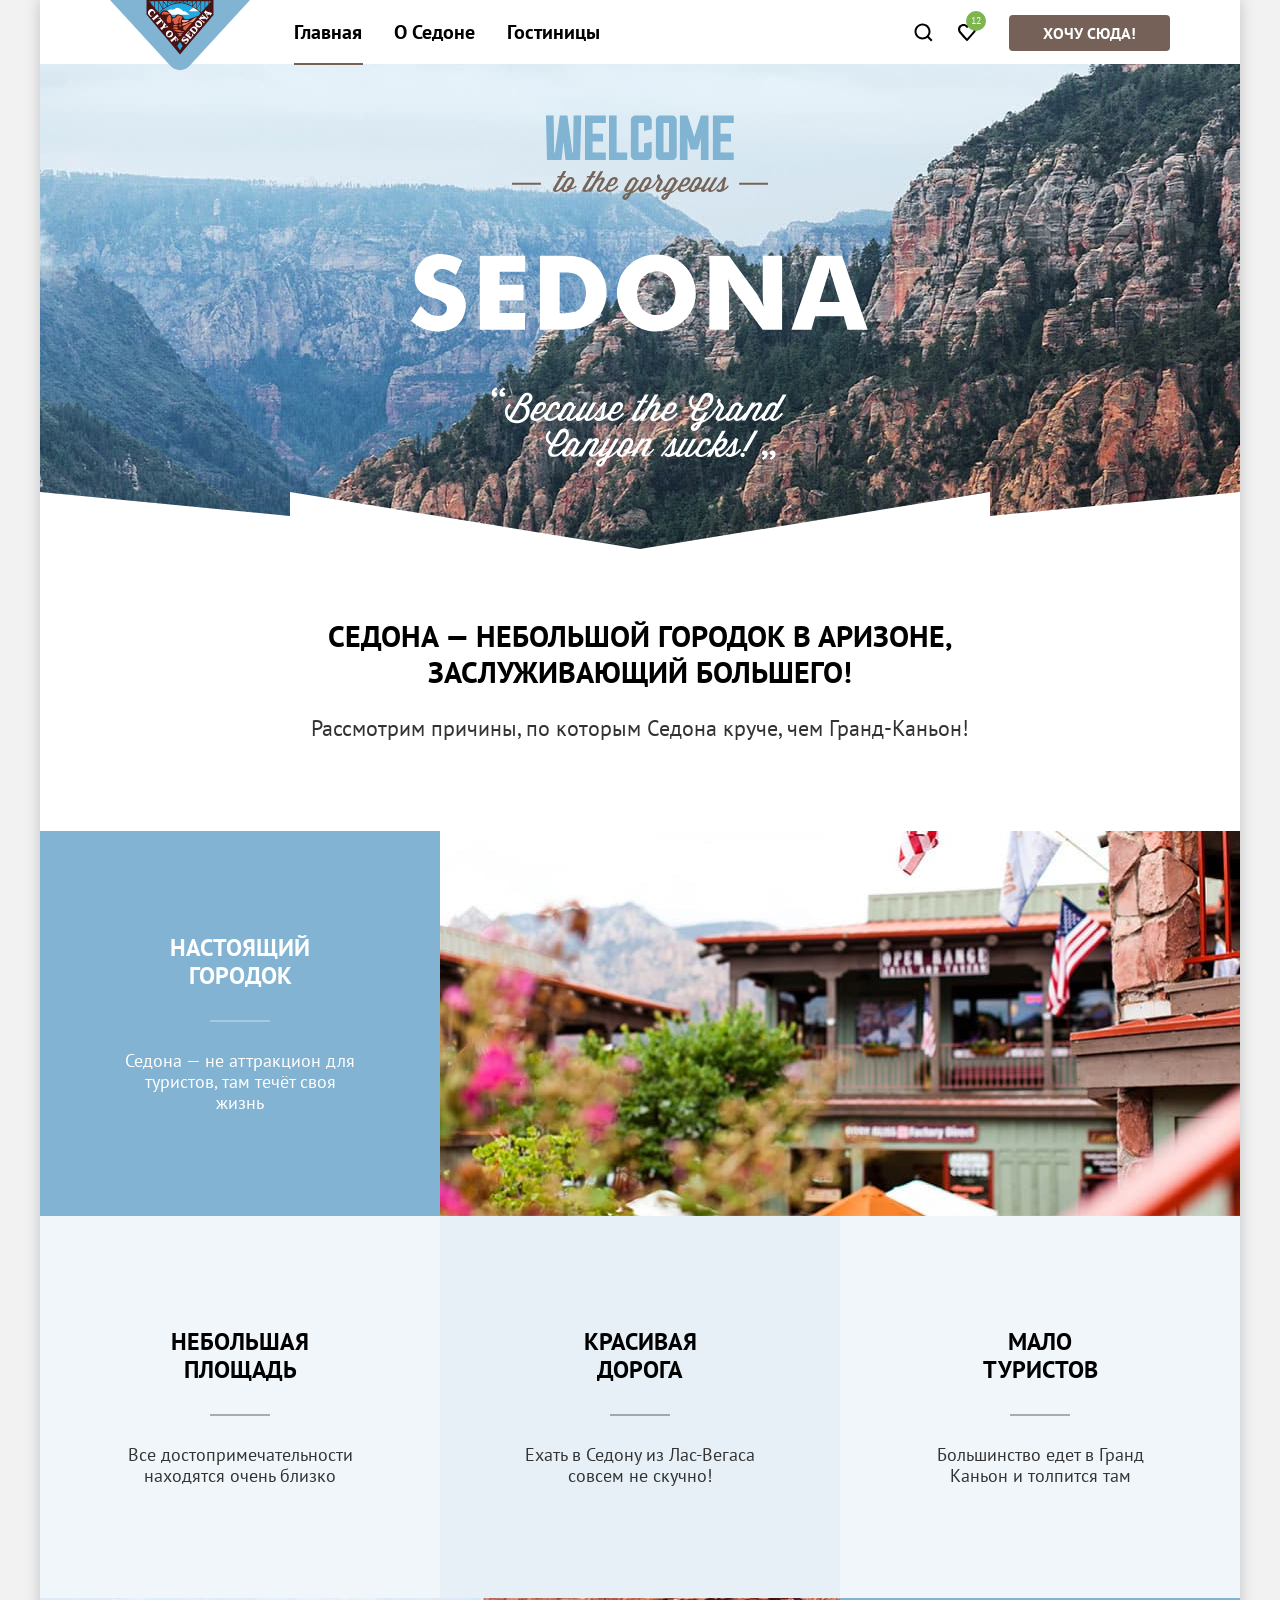
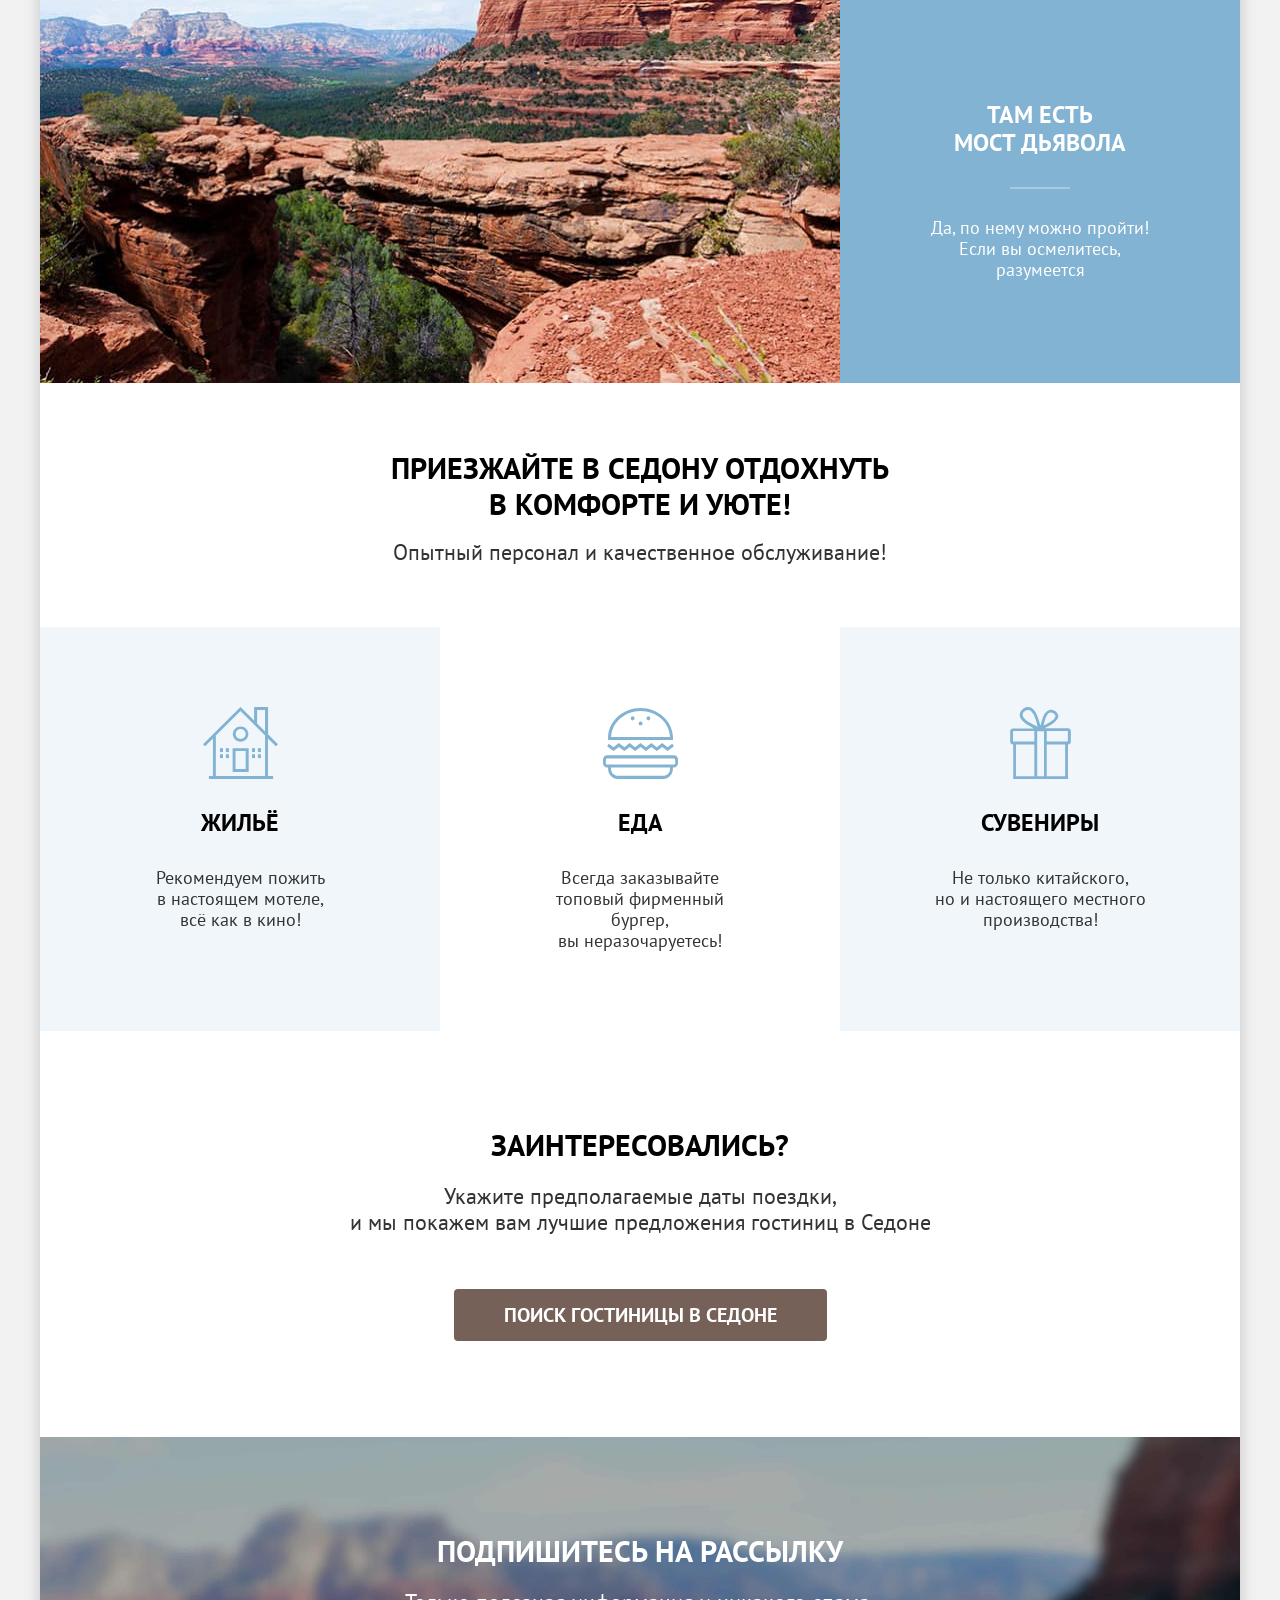
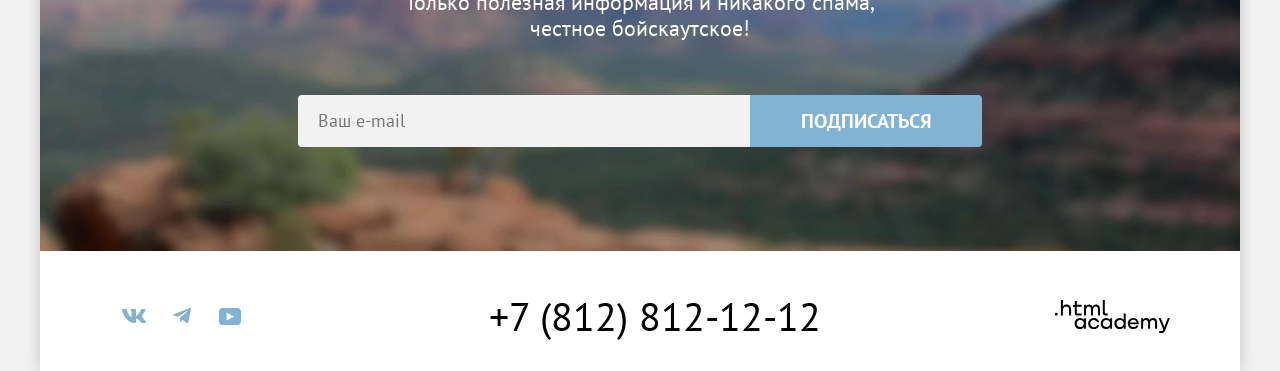
<file: index.html>
<!DOCTYPE html>
<html lang="ru">

  <head>
    <meta charset="utf-8">
    <title>Седона. Городок в Аризоне</title>
    <link rel="icon" sizes="32x32" href="favicon.ico">
    <link rel="stylesheet" href="styles/styles.css">
  </head>

  <body>
    <header class="navigation">
      <a class="navigatoin-logo" href="index.html">
        <img class="logo-site" width="140" height="70" src="images/icons/logo-main.svg" alt="Логотип города Седона">
      </a>
      <nav class="nav">
        <ul class="nav-list">
          <li class="navigation-item current-link">
            <a class="nav-list-link" href="index.html">Главная</a>
          </li>
          <li class="navigation-item">
            <a class="nav-list-link" href="#">О Седоне</a>
          </li>
          <li class="navigation-item">
            <a class="nav-list-link" href="catalog.html">Гостиницы</a>
          </li>
        </ul>

        <ul class="nav-list navigation-user">
          <li class="navigation-item">
            <a class="navigation-link-user search-icon" href="#">
              <span class="visually-hidden"> Поиск</span>
              <svg width="20" height="20" viewBox="0 0 20 20" fill="none" xmlns="http://www.w3.org/2000/svg">
                <path
                  d="M19.5 18.0083L15.8 14.3287C16.8 13.0359 17.5 11.3453 17.5 9.4558C17.5 5.08011 13.9 1.5 9.5 1.5C5.1 1.5 1.5 5.17956 1.5 9.55525C1.5 13.9309 5.1 17.511 9.5 17.511C11.3 17.511 13 16.9144 14.4 15.8204L18.1 19.5L19.5 18.0083ZM9.5 15.5221C6.2 15.5221 3.5 12.837 3.5 9.55525C3.5 6.27348 6.2 3.5884 9.5 3.5884C12.8 3.5884 15.5 6.27348 15.5 9.55525C15.5 12.837 12.8 15.5221 9.5 15.5221Z"
                  fill="currentColor" />
              </svg>
            </a>
          </li>
          <li class="navigation-item">
            <a class="navigation-link-user favourite-icon" href="#">
              <span class="visually-hidden">Избранное</span>
              <svg width="20" height="20" viewBox="0 0 20 20" fill="none" xmlns="http://www.w3.org/2000/svg">
                <path
                  d="M9.9 19C9.6 19 9.3 18.9 9.1 18.6C3.7 12.5 2.4 11.1 2.1 10.7C1.4 9.8 1 8.6 1 7.4C1 4.4 3.4 2 6.5 2C7.8 2 9 2.5 10 3.3C11 2.5 12.3 2 13.5 2C16.5 2 19 4.4 19 7.4C19 8.7 18.5 9.9 17.7 10.8L10.7 18.7C10.5 18.9 10.3 19 9.9 19ZM3.9 9.5C4.2 9.9 7.4 13.5 10 16.4L16.2 9.4C16.7 8.9 16.9 8.2 16.9 7.4C16.9 5.6 15.4 4.1 13.6 4.1C12.6 4.1 11.6 4.6 10.9 5.4C10.6 5.7 10.3 5.8 10 5.8C9.7 5.8 9.4 5.6 9.2 5.4C8.5 4.6 7.5 4.1 6.5 4.1C4.7 4.1 3.2 5.6 3.2 7.4C3.1 8.3 3.5 9 3.9 9.5C3.8 9.5 3.8 9.5 3.9 9.5Z"
                  fill="currentColor" />
              </svg>
              <span class="favourite-number">12</span>
            </a>
          </li>
          <li class="navigation-item">
            <a class="header-button"> Хочу сюда!</a>
          </li>
        </ul>
      </nav>
    </header>
    <main class="main-index">
      <section class="hero">
        <h1 class="visually-hidden">Добро пожаловать в Седону</h1>
        <img class="logo" src="images/welcome.svg" width="458" height="352" alt="приветсвие сайта седона">
      </section>
      <section class="advantage-block">
        <h2 class="header-block">Cедона — небольшой городок в Аризоне,
          заслуживающий большего!</h2>
        <p class="description-block">Рассмотрим причины, по которым Седона круче, чем Гранд-Каньон!</p>
      </section>

      <section class="advantages">
        <h2 class="visually-hidden"> Преимущества</h2>
        <ul class="advantages-list">
          <li class="advantages-item pictures">
            <div class="advantages-text">
              <h3 class="advantages-heading"> Настоящий<br> городок</h3>
              <p class="description description-white">Седона — не аттракцион для туристов, там течёт своя жизнь</p>
            </div>
            <img class="advantages-img" src="images/photo-1.jpg" alt="Город Седона" width="800" height="385">
          </li>

          <li class="advantages-item">
            <h3 class="advantages-heading"> Небольшая<br> площадь</h3>
            <p class="description">Все достопримечательности находятся очень близко</p>
          </li>

          <li class="advantages-item light-blue-advantages">
            <h3 class="advantages-heading"> Красивая<br> дорога</h3>
            <p class="description description-color">Ехать в Седону из Лас-Вегаса совсем не скучно!</p>
          </li>

          <li class="advantages-item">
            <h3 class="advantages-heading"> Мало<br> туристов</h3>
            <p class="description description-color">Большинство едет в Гранд Каньон и толпится там</p>
          </li>

          <li class="advantages-item pictures">
            <img class="advantage-img" src="images/photo-2.jpg" alt="Вид природы Седоны" width="800" height="385">
            <div class="advantages-text">
              <h3 class="advantages-heading"> там есть<br> мост дьявола</h3>
              <p class="description description-white"> Да, по нему можно пройти! Если вы осмелитесь, разумеется</p>
            </div>
          </li>
        </ul>
      </section>

      <section class="advantages-block-invite">
        <h3 class="header-block-two"> Приезжайте в Седону отдохнуть<br> в комфорте и уюте!</h3>
        <p class="description description-header-two"> Опытный персонал и качественное обслуживание!</p>
      </section>
      <div class="service">
        <ul class="service-list">
          <li class="service-item light-blue">
            <div class="service-block service-icon-hotel">
              <h4 class="service-heading ">Жильё</h4>
              <p class="description">Рекомендуем пожить<br> в настоящем мотеле,<br> всё как в кино!</p>
            </div>
          </li>
          <li class="service-item">
            <div class="service-block service-icon-food">
              <h4 class="service-heading">Еда</h4>
              <p class=" description">Всегда заказывайте<br> топовый фирменный бургер,<br> вы неразочаруетесь!</p>
            </div>
          </li>
          <li class="service-item light-blue">
            <div class="service-block service-icon-souvenir">
              <h4 class="service-heading">Сувениры</h4>
              <p class=" description">Не только китайского,<br> но и настоящего местного<br> производства!</p>
            </div>
          </li>

        </ul>
      </div>
      <section class="interested">
        <h2 class="header-block-two">Заинтересовались?</h2>
        <p class="description-block">Укажите предполагаемые даты поездки,<br> и мы покажем вам лучшие предложения
          гостиниц в Седоне</p>
        <button class="button-search" type="button">Поиск гостиницы в Седоне</button>
      </section>

      <section class="subscribe sub-img">
        <div class="subscribe-block">
          <h2 class="header-block-two">Подпишитесь на рассылку</h2>
          <p class="sub-description"> Только полезная информация и никакого спама, <br> честное бойскаутское!</p>
          <form class="subscribe-form" action="https://echo.htmlacademy.ru/" method="post">
            <input class="subscribe-field" type="email" required placeholder="Ваш e-mail">
            <button class="subscribe-button" type="submit">Подписаться</button>
          </form>
        </div>
      </section>
    </main>

    <footer class="main-footer">
      <div class="social-container">
        <ul class="footer-social-list">
          <li class="footer-social-item">
            <a class="footer-social-link social-icon" target="_blank" rel="noreferrer noopener"
              href="https://vk.com/htmlacademy">
              <span class="visually-hidden">Ссылка для перехода в группу vk</span>
              <svg aria-hidden="true" focusable="false" width="24" height="14" viewBox="0 0 24 14" fill="none"
                xmlns="http://www.w3.org/2000/svg">
                <path fill-rule="evenodd" clip-rule="evenodd"
                  d="M23.45 0.948C23.616 0.402 23.45 0 22.655 0H20.03C19.362 0 19.054 0.347 18.887 0.73C18.887 0.73 17.552 3.926 15.661 6.002C15.049 6.604 14.771 6.795 14.437 6.795C14.27 6.795 14.019 6.604 14.019 6.057V0.948C14.019 0.292 13.835 0 13.279 0H9.151C8.734 0 8.483 0.304 8.483 0.593C8.483 1.214 9.429 1.358 9.526 3.106V6.904C9.526 7.737 9.373 7.888 9.039 7.888C8.149 7.888 5.984 4.677 4.699 1.003C4.45 0.288 4.198 0 3.527 0H0.9C0.15 0 0 0.347 0 0.73C0 1.412 0.89 4.8 4.145 9.281C6.315 12.341 9.37 14 12.153 14C13.822 14 14.028 13.632 14.028 12.997V10.684C14.028 9.947 14.186 9.8 14.715 9.8C15.105 9.8 15.772 9.992 17.33 11.467C19.11 13.216 19.403 14 20.405 14H23.03C23.78 14 24.156 13.632 23.94 12.904C23.702 12.18 22.852 11.129 21.725 9.882C21.113 9.172 20.195 8.407 19.916 8.024C19.527 7.533 19.638 7.314 19.916 6.877C19.916 6.877 23.116 2.451 23.449 0.948H23.45Z"
                  fill="currentColor"></path>
              </svg>
            </a>
          </li>
          <li class="footer-social-item">
            <a class="footer-social-link social-icon" target="_blank" rel="noreferrer noopener"
              href="https://t.me/htmlacademy">
              <span class="visually-hidden">Ссылка для перехода в группу tg</span>
              <svg aria-hidden="true" focusable="false" width="18" height="16" viewBox="0 0 18 16" fill="none"
                xmlns="http://www.w3.org/2000/svg">
                <path
                  d="M16.785 0.0992597L0.840489 6.24776C-0.247661 6.68481 -0.241365 7.29184 0.640845 7.56253L4.73445 8.83953L14.2058 2.8637C14.6537 2.59121 15.0629 2.7378 14.7265 3.03636L7.05283 9.96185H7.05103L7.05283 9.96275L6.77045 14.1823C7.18413 14.1823 7.36669 13.9925 7.59871 13.7686L9.58705 11.8351L13.7229 14.89C14.4855 15.31 15.0332 15.0941 15.2229 14.1841L17.9379 1.38885C18.2158 0.274623 17.5126 -0.229883 16.785 0.0992597Z"
                  fill="currentColor"></path>
              </svg>
            </a>
          </li>
          <li class="footer-social-item">
            <a class="footer-social-link social-icon" target="_blank" rel="noreferrer noopener"
              href="https://www.youtube.com/user/htmlacademyru">
              <span class="visually-hidden">Ссылка для перехода на YouTube канал</span>
              <svg aria-hidden="true" focusable="false" width="22" height="17" viewBox="0 0 22 17" fill="none"
                xmlns="http://www.w3.org/2000/svg">
                <path
                  d="M18.607 0H3.17413C1.31343 0 0 1.59375 0 3.4V13.4937C0 15.4062 1.31343 17 3.17413 17H18.8259C20.4677 17 22 15.4062 22 13.6V3.4C21.7811 1.59375 20.4677 0 18.607 0ZM7.66169 12.5375V4.4625L14.995 8.5L7.66169 12.5375Z"
                  fill="currentColor"></path>
              </svg>
            </a>
          </li>
        </ul>
      </div>

      <div class="footer-contacts">
        <h2 class="visually-hidden">Номер телефона</h2>
        <a class="footer-phone-link" href="tel:+78128121212">+7 (812) 812-12-12</a>
      </div>

      <div class="footer-logo">
        <span class="visually-hidden">Онлайн‑курс: HTML и CSS. Профессиональная вёрстка сайтов</span>
        <a class="footer-logo-link" target="_blank" rel="noreferrer noopener"
          href="https://htmlacademy.ru/intensive/htmlcss">
          <svg width="115" height="33" viewBox="0 0 115 33" fill="none" xmlns="http://www.w3.org/2000/svg">
            <path d="M0 12.9V15.5H2.5V12.9H0Z" fill="currentColor"></path>
            <path
              d="M11.6 4.5C10 4.5 8.8 5.2 8 6.2H7.9V0H5.9V15.5H7.9V10.2C7.9 8.1 9.2 6.6 11.2 6.6C13 6.6 14.1 8 14.1 9.8V15.5H16.1V9.4C16.2 6.4 14.3 4.5 11.6 4.5Z"
              fill="currentColor"></path>
            <path
              d="M26.6 4.8H21.8V1.1H19.8V4.9H17.9V6.9H19.8V12.9C19.8 14.6 20.8 15.6 22.5 15.6H26.6V13.6H22.9C22.2 13.6 21.8 13.2 21.8 12.5V6.8H26.6V4.8Z"
              fill="currentColor"></path>
            <path
              d="M41.1 4.6C39.5 4.6 38.2 5.4 37.6 6.7H37.5C36.9 5.5 35.7 4.6 34.1 4.6C32.7 4.6 31.6 5.4 31 6.4H30.9V4.8H29V15.4H31V10C31 8 32 6.5 33.6 6.5C35.1 6.5 36 7.5 36 9.1V15.4H38V9.8C38 7.4 39.4 6.5 40.6 6.5C42.1 6.5 43 7.5 43 9.1V15.4H45V8.9C45.1 6.4 43.6 4.6 41.1 4.6Z"
              fill="currentColor"></path>
            <path d="M47.8 12.7C47.8 14.4 48.8 15.4 50.6 15.4H52.6V13.4H50.9C50.2 13.4 49.8 13 49.8 12.3V0H47.8V12.7Z"
              fill="currentColor"></path>
            <path
              d="M28.9 19.7C28 18.6 26.7 17.9 25 17.9C21.9 17.9 19.6 20.2 19.6 23.5C19.6 26.8 21.9 29.1 25 29.1C26.8 29.1 28 28.3 28.8 27.2H28.9V28.8H30.9V18.2H28.9V19.7ZM25.3 27.1C23.1 27.1 21.7 25.5 21.7 23.5C21.7 21.5 23.1 19.9 25.3 19.9C27.5 19.9 28.9 21.5 28.9 23.5C28.9 25.4 27.5 27.1 25.3 27.1Z"
              fill="currentColor"></path>
            <path
              d="M44.2 22C43.7 19.6 41.6 17.9 38.8 17.9C35.4 17.9 33.2 20.4 33.2 23.5C33.2 26.6 35.4 29.1 38.8 29.1C41.6 29.1 43.7 27.3 44.2 24.9H42.1C41.7 26.2 40.4 27.2 38.8 27.2C36.6 27.2 35.2 25.6 35.2 23.6C35.2 21.6 36.6 20 38.8 20C40.4 20 41.6 21 42.1 22.2H44.2V22Z"
              fill="currentColor"></path>
            <path
              d="M55.1 19.7C54.2 18.6 52.9 17.9 51.2 17.9C48.1 17.9 45.8 20.2 45.8 23.5C45.8 26.8 48.1 29.1 51.2 29.1C53 29.1 54.2 28.3 55 27.2H55.1V28.8H57.1V18.2H55.1V19.7ZM51.5 27.1C49.3 27.1 47.9 25.5 47.9 23.5C47.9 21.5 49.3 19.9 51.5 19.9C53.7 19.9 55.1 21.5 55.1 23.5C55.1 25.4 53.6 27.1 51.5 27.1Z"
              fill="currentColor"></path>
            <path
              d="M68.7 19.8C67.8 18.7 66.5 17.9 64.8 17.9C61.7 17.9 59.4 20.2 59.4 23.5C59.4 26.8 61.6 29.1 64.8 29.1C66.5 29.1 67.8 28.3 68.6 27.3H68.7V28.8H70.7V13.4H68.7V19.8ZM65.1 27.1C62.9 27.1 61.5 25.5 61.5 23.5C61.5 21.5 62.9 19.9 65.1 19.9C67.3 19.9 68.7 21.5 68.7 23.5C68.6 25.5 67.2 27.1 65.1 27.1Z"
              fill="currentColor"></path>
            <path
              d="M78.3 17.9C75 17.9 72.8 20.4 72.8 23.5C72.8 26.5 74.9 29.1 78.3 29.1C80.8 29.1 82.8 27.8 83.5 25.5H81.4C80.9 26.5 79.8 27.1 78.4 27.1C76.5 27.1 75.1 25.8 75 24.2H83.8C84 20.6 81.8 17.9 78.3 17.9ZM78.3 19.8C80 19.8 81.3 20.8 81.6 22.4H75.1C75.4 20.9 76.6 19.8 78.3 19.8Z"
              fill="currentColor"></path>
            <path
              d="M98.2 17.9C96.6 17.9 95.3 18.7 94.6 19.9H94.5C93.9 18.7 92.7 17.9 91.1 17.9C89.7 17.9 88.6 18.6 88 19.7V18.2H86.1V28.8H88.1V23.4C88.1 21.4 89.1 20 90.7 19.9C92.2 19.9 93.1 20.9 93.1 22.5V28.8H95.1V23.2C95.1 20.8 96.5 19.9 97.7 19.9C99.2 19.9 100.1 20.9 100.1 22.5V28.8H102.1V22.3C102.2 19.7 100.7 17.9 98.2 17.9Z"
              fill="currentColor"></path>
            <path
              d="M109.4 27L105.8 18.1H103.6L108.4 29.7C108.1 30.6 107.7 30.9 106.7 30.9H104.2V32.9H106.7C108.5 32.9 109.5 32.1 110.2 30.3L114.9 18.1H112.8L109.4 27Z"
              fill="currentColor"></path>
          </svg>
        </a>
      </div>
    </footer>


    <div class="modal-container modal-closed">
      <div class="modal modal-search">
        <button class="modal-close-button" type="button">
          <svg class="close-icon" aria-hidden="true" focusable="false" width="16" height="16" viewBox="0 0 20 20"
            fill="none" xmlns="http://www.w3.org/2000/svg">
            <path
              d="M17 4.29231L15.7077 3L10 8.70769L4.29231 3L3 4.29231L8.70769 10L3 15.7077L4.29231 17L10 11.2923L15.7077 17L17 15.7077L11.2923 10L17 4.29231Z"
              fill="currentColor"></path>
          </svg>
          <span class="visually-hidden">Закрыть</span>
        </button>
        <section class="modal-search-content">
          <h2 class="modal-search-title section-title"> Поиск гостиницы в седоне</h2>

          <form class="modal-form" action="https://echo.htmlacademy.ru/" method="post">
            <label class="modal-form-label" for="check-in-date">Дата Заезда:</label>
            <div class="check-in-date-input">
              <input class="modal-form-input" type="text" id="check-in-date" name="check-in-date" value="27 апреля 2020"
                placeholder="Укажите дату" required>
              <span class="error-message">Мы не можем отправить вас в прошлое.</span>
            </div>

            <label class="modal-form-label" for="check-out-date">Дата Выезда:</label>
            <div class="check-out-date-input">
              <input class="modal-form-input" type="text" id="check-out-date" name="check-out-date"
                value="1 сентября 2023" placeholder="Укажите дату" required>
              <span class="information-message">На эти даты есть свободные номера. Пока есть.</span>
            </div>

            <label class="modal-form-label" for="adults-amount">Взрослые:</label>
            <div class="quantity-picker">
              <button type="button" class="btn-minus" onclick="this.parentElement.querySelector('input').stepDown()">
                <svg width="20" height="20" viewBox="0 0 20 20" fill="none" xmlns="http://www.w3.org/2000/svg">
                  <path d="M3 9V11H17V9H3Z" fill="currentColor" />
                </svg>
                <span class="visually-hidden">Уменьшить количество взрослых</span>
              </button>
              <input class="modal-input-guest-amount" id="adults-amount" type="number" name="adults-amount" min="1"
                max="99" value="2" placeholder="2" inputmode="numeric" required>
              <button type="button" class="btn-plus" onclick="this.parentElement.querySelector('input').stepUp()">
                <svg width="20" height="20" viewBox="0 0 20 20" fill="none" xmlns="http://www.w3.org/2000/svg">
                  <path d="M17 9H11V3H9V9H3V11H9V17H11V11H17V9Z" fill="currentColor" />
                </svg>
                <span class="visually-hidden">Увеличить количество взрослых</span>
              </button>
            </div>

            <div class="modal-form-container-children">
              <label class="modal-form-label-children" for="children-amount">Дети:</label>
              <span class="tooltip">
                <button class="tooltip-toggle" type="button" aria-labelledby="tooltip-label-date">
                  <svg class="tooltip-icon" width="16" height="16" role="img" aria-label="Информация"
                    viewBox="0 0 20 20" fill="none" xmlns="http://www.w3.org/2000/svg">
                    <path fill-rule="evenodd" clip-rule="evenodd" d="M9 4H11V6H9V4ZM11 16H9V7H11V16Z" fill="white" />
                  </svg>
                </button>
                <span class="tooltip-text" role="tooltip" id="tooltip-label-date">Укажите количество детей, которые
                  будут с вами, возраст которых от 6 до 18 лет. Дети до 6 лет размещаются бесплатно.</span>
              </span>
            </div>

            <div class="quantity-picker">
              <button type="button" class="btn-minus" onclick="this.parentElement.querySelector('input').stepDown()">
                <svg width="20" height="20" viewBox="0 0 20 20" fill="none" xmlns="http://www.w3.org/2000/svg">
                  <path d="M3 9V11H17V9H3Z" fill="currentColor" />
                </svg>
                <span class="visually-hidden">Уменьшить количество детей</span>
              </button>
              <input class="modal-input-guest-amount" type="number" name="children-amount" id="children-amount" min="1"
                max="99" value="2" placeholder="1" inputmode="numeric" required>
              <button type="button" class="btn-plus" onclick="this.parentElement.querySelector('input').stepUp()">
                <svg width="20" height="20" viewBox="0 0 20 20" fill="none" xmlns="http://www.w3.org/2000/svg">
                  <path d="M17 9H11V3H9V9H3V11H9V17H11V11H17V9Z" fill="currentColor" />
                </svg>
                <span class="visually-hidden">Увеличить количество детей</span>
              </button>
            </div>

            <button class="secondary-button button modal-search-button" type="submit">Найти</button>
          </form>
        </section>
      </div>
    </div>
    <script>
      document.addEventListener('DOMContentLoaded', function () {
        // Находим кнопку "Поиск гостиницы в Седоне"
        const searchButton = document.querySelector('.button-search');

        // Находим модальное окно
        const modalContainer = document.querySelector('.modal-container');

        // Находим кнопку закрытия
        const closeButton = document.querySelector('.modal-close-button');

        // Функция открытия модального окна
        function openModal() {
          modalContainer.classList.remove('modal-closed');
          modalContainer.classList.add('modal-container-open');
        }

        // Функция закрытия модального окна
        function closeModal() {
          modalContainer.classList.remove('modal-container-open');
          modalContainer.classList.add('modal-closed');
        }

        // Открытие по клику на кнопку
        searchButton.addEventListener('click', openModal);

        // Закрытие по клику на крестик
        closeButton.addEventListener('click', closeModal);

        // Закрытие по клику на затемнённый фон (overlay)
        modalContainer.addEventListener('click', function (event) {
          if (event.target === modalContainer) {
            closeModal();
          }
        });

        // Закрытие по клавише Escape
        document.addEventListener('keydown', function (event) {
          if (event.key === 'Escape' && !modalContainer.classList.contains('modal-closed')) {
            closeModal();
          }
        });
      });
    </script>

  </body>

</html>
</file>
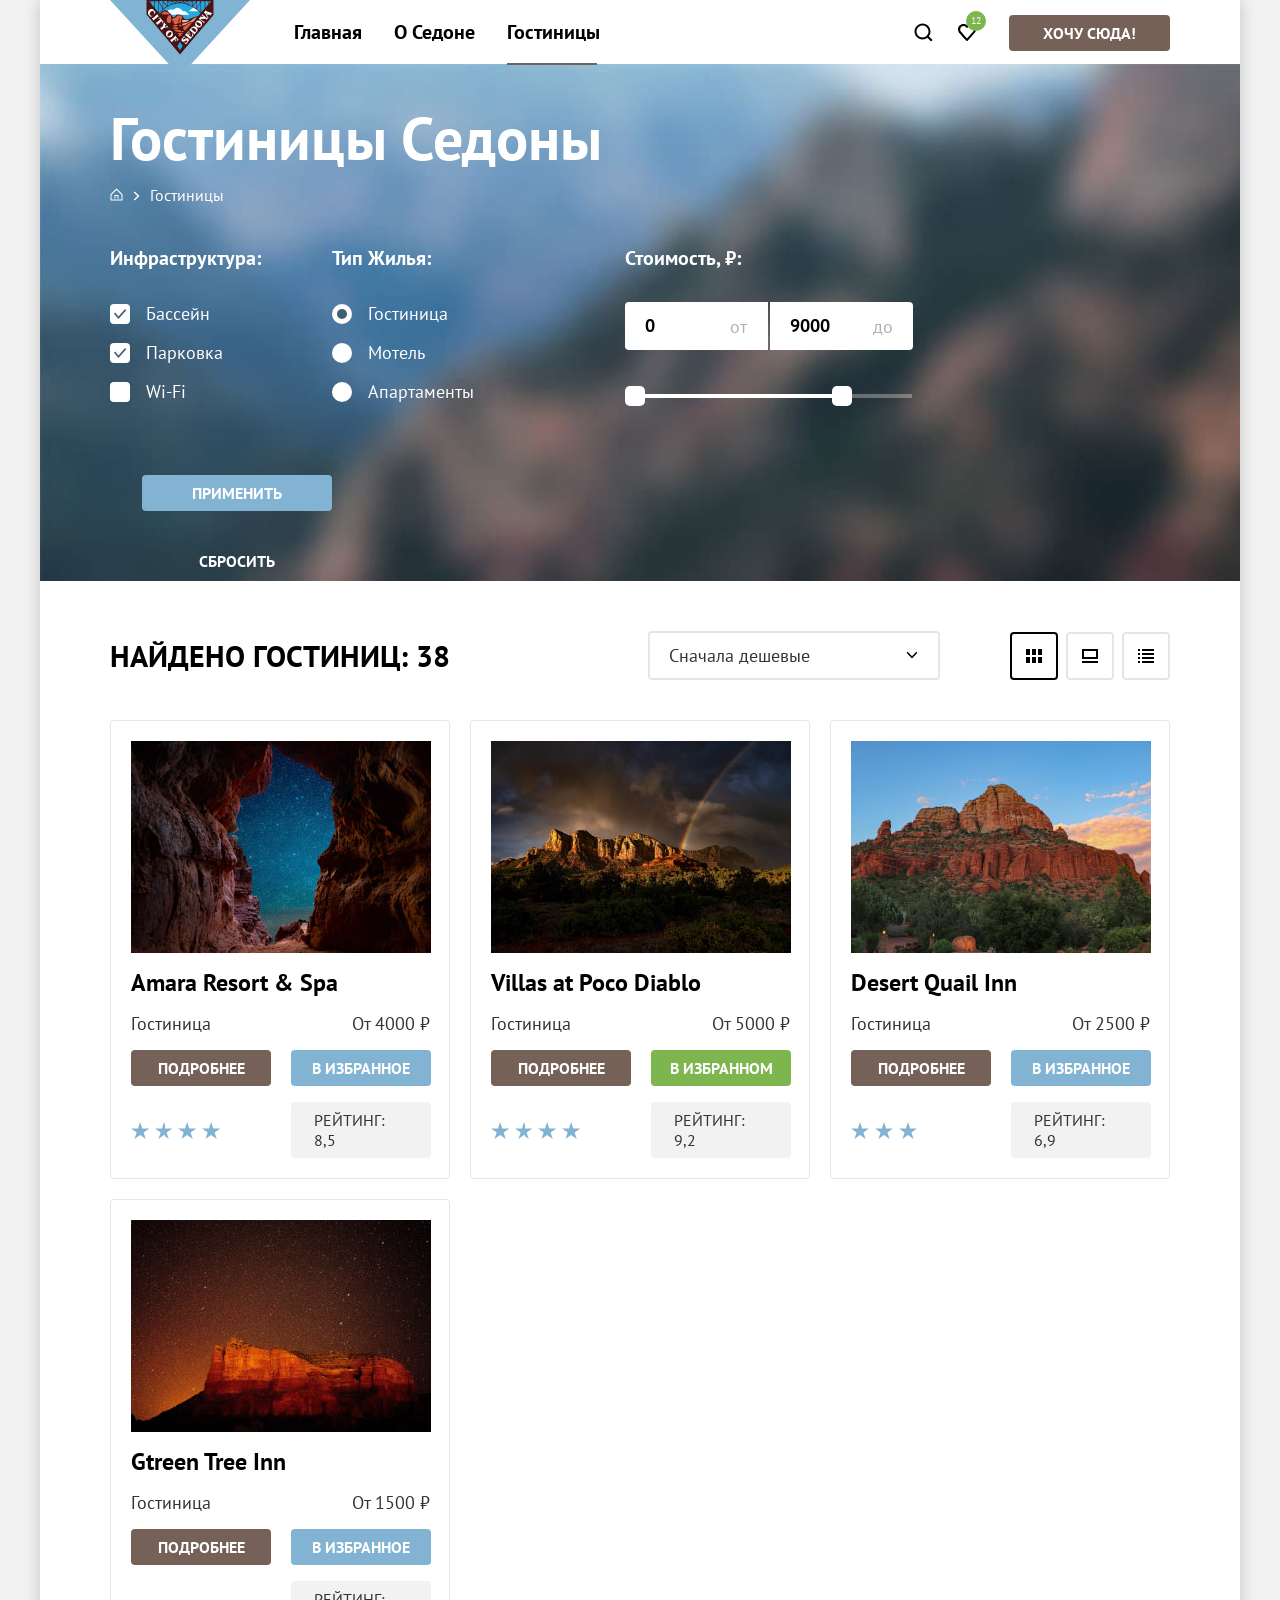
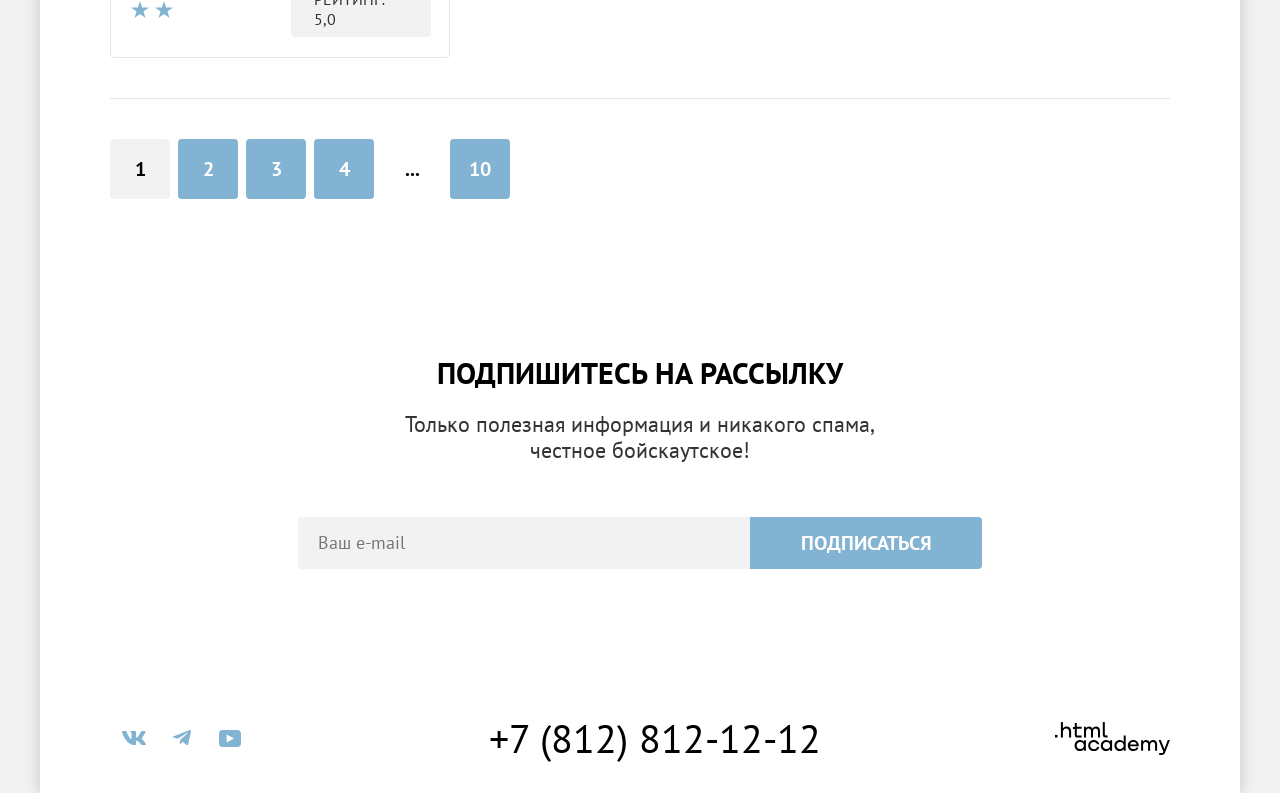
<file: catalog.html>
<!DOCTYPE html>
<html lang="ru">

  <head>
    <meta charset="utf-8">
    <title>Гостиницы Седоны</title>
    <link rel="icon" sizes="32x32" href="favicon.ico">
    <link rel="stylesheet" href="styles/styles.css">
  </head>

  <body>
    <header class="navigation" data-test="header">
      <a class="navigatoin-logo" href="index.html">
        <img class="logo-site" width="140" height="70" src="images/icons/logo-main.svg" alt="Логотип города Седона">
      </a>
      <nav class="nav">
        <ul class="nav-list">
          <li class="navigation-item">
            <a class="nav-list-link" href="index.html">Главная</a>
          </li>
          <li class="navigation-item">
            <a class="nav-list-link" href="#">О Седоне</a>
          </li>
          <li class="navigation-item current-links">
            <a class="nav-list-link" href="catalog.html">Гостиницы</a>
          </li>
        </ul>

        <ul class="nav-list navigation-user">
          <li class="navigation-item">
            <a class="navigation-link-user search-icon" href="#">
              <span class="visually-hidden"> Поиск</span>
              <svg width="20" height="20" viewBox="0 0 20 20" fill="none" xmlns="http://www.w3.org/2000/svg">
                <path
                  d="M19.5 18.0083L15.8 14.3287C16.8 13.0359 17.5 11.3453 17.5 9.4558C17.5 5.08011 13.9 1.5 9.5 1.5C5.1 1.5 1.5 5.17956 1.5 9.55525C1.5 13.9309 5.1 17.511 9.5 17.511C11.3 17.511 13 16.9144 14.4 15.8204L18.1 19.5L19.5 18.0083ZM9.5 15.5221C6.2 15.5221 3.5 12.837 3.5 9.55525C3.5 6.27348 6.2 3.5884 9.5 3.5884C12.8 3.5884 15.5 6.27348 15.5 9.55525C15.5 12.837 12.8 15.5221 9.5 15.5221Z"
                  fill="currentColor" />
              </svg>
            </a>
          </li>
          <li class="navigation-item">
            <a class="navigation-link-user favourite-icon" href="#">
              <span class="visually-hidden">Избранное</span>
              <svg width="20" height="20" viewBox="0 0 20 20" fill="none" xmlns="http://www.w3.org/2000/svg">
                <path
                  d="M9.9 19C9.6 19 9.3 18.9 9.1 18.6C3.7 12.5 2.4 11.1 2.1 10.7C1.4 9.8 1 8.6 1 7.4C1 4.4 3.4 2 6.5 2C7.8 2 9 2.5 10 3.3C11 2.5 12.3 2 13.5 2C16.5 2 19 4.4 19 7.4C19 8.7 18.5 9.9 17.7 10.8L10.7 18.7C10.5 18.9 10.3 19 9.9 19ZM3.9 9.5C4.2 9.9 7.4 13.5 10 16.4L16.2 9.4C16.7 8.9 16.9 8.2 16.9 7.4C16.9 5.6 15.4 4.1 13.6 4.1C12.6 4.1 11.6 4.6 10.9 5.4C10.6 5.7 10.3 5.8 10 5.8C9.7 5.8 9.4 5.6 9.2 5.4C8.5 4.6 7.5 4.1 6.5 4.1C4.7 4.1 3.2 5.6 3.2 7.4C3.1 8.3 3.5 9 3.9 9.5C3.8 9.5 3.8 9.5 3.9 9.5Z"
                  fill="currentColor" />
              </svg>
              <span class="favourite-number">12</span>
            </a>
          </li>
          <li class="navigation-item">
            <a class="header-button"> Хочу сюда!</a>
          </li>
        </ul>
      </nav>
    </header>

    <main>
      <section class="head-main">
        <h1 class="catalog-title">Гостиницы Седоны</h1>
        <ul class="catalog-navigation">
          <li class="catalog-navigation-item">
            <a class="catalog-navigation-link-home" href="index.html">
              <span class="visually-hidden">Главная</span>
            </a>
          </li>
          <li class="catalog-navigation-item">
            <p class="catalog-navigation-link">Гостиницы</p>
          </li>
        </ul>

        <form class="catalog-filter" action="#" method="get">
          <fieldset class="catalog-filter-checkbox">
            <legend class="catalog-filter-title">Инфраструктура:</legend>
            <ul class="catalog-filter-list">
              <li class="catalog-filter-item">
                <label class="control">
                  <input class="visually-hidden control-input" type="checkbox" name="infrastructure" checked
                    value="pool">
                  <span class="control-mark control-mark-checkbox"></span>
                  <span class="control-label">Бассейн</span>
                </label>
              </li>
              <li class="catalog-filter-item">
                <label class="control">
                  <input class="visually-hidden control-input" type="checkbox" name="infrastructure" checked
                    value="parking">
                  <span class="control-mark control-mark-checkbox"></span>
                  <span class="control-label">Парковка</span>
                </label>
              </li>
              <li class="catalog-filter-item">
                <label class="control">
                  <input class="visually-hidden control-input" type="checkbox" name="infrastructure" value="wifi">
                  <span class="control-mark control-mark-checkbox"></span>
                  <span class="control-label">Wi-Fi</span>
                </label>
              </li>
            </ul>
          </fieldset>

          <fieldset class="catalog-filter-radio">
            <legend class="catalog-filter-title">Тип жилья:</legend>
            <ul class="catalog-filter-list">
              <li class="catalog-filter-item">
                <label class="control">
                  <input class="visually-hidden control-input" id="hotel-radio" name="type-radio" type="radio" checked
                    value="Hotel">
                  <span class="control-mark control-mark-radio"></span>
                  <span class="control-label">Гостиница</span>
                </label>
              </li>
              <li class="catalog-filter-item">
                <label class="control">
                  <input class="visually-hidden control-input" id="motel-radio" name="type-radio" type="radio"
                    value="Motel">
                  <span class="control-mark control-mark-radio"></span>
                  <span class="control-label">Мотель</span>
                </label>
              </li>
              <li class="catalog-filter-item">
                <label class="control">
                  <input class="visually-hidden control-input" id="apartment-radio" name="type-radio" type="radio"
                    value="Apartment">
                  <span class="control-mark control-mark-radio"></span>
                  <span class="control-label">Апартаменты</span>
                </label>
              </li>
            </ul>
          </fieldset>

          <fieldset class="catalog-filter-price">
            <legend class="catalog-filter-title">Стоимость, <span>₽:</span></legend>
            <div class="catalog-inputs">
              <input class="catalog-min" type="text" name="max-sum" value="0">
              <input class="catalog-max" type="text" name="min-sum" value="9000">
              <span class="from-to">от</span>
              <span class="before-to">до</span>
            </div>
            <div class="range-scale">
              <div class="range-bar" style="left: 0; width: 226px;">
                <button class="range-toggle toggle-min" type="button">
                  <span class="visually-hidden">Изменить минимальную цену.</span>
                </button>
                <button class="range-toggle toggle-max" type="button">
                  <span class="visually-hidden">Изменить максимальную цену.</span>
                </button>
              </div>
            </div>
          </fieldset>
          <div class="catalog-buttons">
            <button class="catalog-submit" type="submit">Применить</button>
            <button class="catalog-reset" type="reset">Сбросить</button>
          </div>
        </form>
      </section>

      <section class="inner-search">
        <section class="search">
          <h2 class="found-hotel">Найдено гостиниц:
            <span class="found-hotel"> 38 </span>
          </h2>
          <select class="select-control">
            <option>Сначала дешевые</option>
          </select>
          <ul class="display-list">
            <li class="display-item">
              <a class="display-button current-button" href="catalog.html?view=tile">
                <span class="visually-hidden">Показать талицей</span>
              </a>
            </li>
            <li class="display-item">
              <a class="display-button view-item" href="catalog.html?view=card">
                <span class="visually-hidden">Показать по одной карточке</span>
              </a>
            </li>
            <li class="display-item">
              <a class="display-button view-list" href="catalog.html?view=list">
                <span class="visually-hidden">Показать списком</span>
              </a>
            </li>
          </ul>
        </section>
        <section class="product" data-test="catalog">
          <ul class="product-list">
            <li class="product-item">
              <img class="product-img" src="images/hotel-1.jpg" alt="гостинаца Amara Resort & Spa" width="300"
                height="212">
              <div class="card-container">
                <h3 class="product-title">Amara Resort &amp; Spa</h3>
                <span class="type">Гостиница</span>
                <p class="product-price">От 4000 ₽</p>
                <a class="product-link-details" href="#">Подробнее</a>
                <button class="product-button" type="button">В избранное</button>
                <p class="catalog-hotel-stars four-stars">
                  <span class="visually-hidden">4 звезды</span>
                </p>
                <p class="catalog-hotel-raiting">Рейтинг: 8,5</p>
              </div>
            </li>
            <li class="product-item">
              <img class="product-img" src="images/hotel-2.jpg" alt="Villas at Poco Diablo" width="300" height="212">
              <div class="card-container">
                <h3 class="product-title">Villas at Poco Diablo</h3>
                <span class="type">Гостиница</span>
                <p class="product-price">От 5000 ₽</p>
                <a class="product-link-details" href="#">Подробнее</a>
                <button class="product-button-favorite" type="button">В избранном</button>
                <p class="catalog-hotel-stars four-stars">
                  <span class="visually-hidden">4 звезды</span>
                </p>
                <p class="catalog-hotel-raiting">Рейтинг: 9,2</p>
              </div>
            </li>
            <li class="product-item">
              <img class="product-img" src="images/hotel-3.jpg" alt="Desert Quail Inn" width="300" height="212">
              <div class="card-container">
                <h3 class="product-title">Desert Quail Inn</h3>
                <span class="type">Гостиница</span>
                <p class="product-price">От 2500 ₽</p>
                <a class="product-link-details" href="#">Подробнее</a>
                <button class="product-button" type="button">В избранное</button>
                <p class="catalog-hotel-stars three-stars">
                  <span class="visually-hidden">3 звезды</span>
                </p>
                <p class="catalog-hotel-raiting">Рейтинг: 6,9</p>
              </div>
            </li>
            <li class="product-item">
              <img class="product-img" src="images/hotel-4.jpg" alt="Gtreen Tree Inn" width="300" height="212">
              <div class="card-container">
                <h3 class="product-title">Gtreen Tree Inn</h3>
                <span class="type">Гостиница</span>
                <p class="product-price">От 1500 ₽</p>
                <a class="product-link-details" href="#">Подробнее</a>
                <button class="product-button" type="button">В избранное</button>
                <p class="catalog-hotel-stars two-stars">
                  <span class="visually-hidden">2 звезды</span>
                </p>
                <p class="catalog-hotel-raiting">Рейтинг: 5,0 </p>
              </div>
            </li>
          </ul>
          <ul class="pagination">
            <li class="pagination-item">
              <a class="pagination-link-current">1</a>
            </li>
            <li class="pagination-item">
              <a class="pagination-link" href="#">2</a>
            </li>
            <li class="pagination-item">
              <a class="pagination-link" href="#">3</a>
            </li>
            <li class="pagination-item">
              <a class="pagination-link" href="#">4</a>
            </li>
            <li class="pagination-item">
              <span class="pagination-link pagination-link-next dot">...</span>
            </li>
            <li class="pagination-item">
              <a class="pagination-link" href="#">10</a>
            </li>
          </ul>
        </section>
      </section>
      <section class="subscribe" data-test="subscribe">
        <div class="subscribe-block">
          <h2 class="header-block-two">Подпишитесь на рассылку</h2>
          <p class="description-block"> Только полезная информация и никакого спама, <br>честное бойскаутское!</p>
          <form class="subscribe-form" action="https://echo.htmlacademy.ru/" method="post">
            <input class="subscribe-field" type="email" placeholder="Ваш e-mail">
            <button class="subscribe-button" type="submit">Подписаться</button>
          </form>
        </div>
      </section>
    </main>

    <footer class="main-footer">
      <div class="social-container">
        <ul class="footer-social-list">
          <li class="footer-social-item">
            <a class="footer-social-link social-icon" target="_blank" rel="noreferrer noopener"
              href="https://vk.com/htmlacademy">
              <span class="visually-hidden">Ссылка для перехода в группу vk</span>
              <svg aria-hidden="true" focusable="false" width="24" height="14" viewBox="0 0 24 14" fill="none"
                xmlns="http://www.w3.org/2000/svg">
                <path fill-rule="evenodd" clip-rule="evenodd"
                  d="M23.45 0.948C23.616 0.402 23.45 0 22.655 0H20.03C19.362 0 19.054 0.347 18.887 0.73C18.887 0.73 17.552 3.926 15.661 6.002C15.049 6.604 14.771 6.795 14.437 6.795C14.27 6.795 14.019 6.604 14.019 6.057V0.948C14.019 0.292 13.835 0 13.279 0H9.151C8.734 0 8.483 0.304 8.483 0.593C8.483 1.214 9.429 1.358 9.526 3.106V6.904C9.526 7.737 9.373 7.888 9.039 7.888C8.149 7.888 5.984 4.677 4.699 1.003C4.45 0.288 4.198 0 3.527 0H0.9C0.15 0 0 0.347 0 0.73C0 1.412 0.89 4.8 4.145 9.281C6.315 12.341 9.37 14 12.153 14C13.822 14 14.028 13.632 14.028 12.997V10.684C14.028 9.947 14.186 9.8 14.715 9.8C15.105 9.8 15.772 9.992 17.33 11.467C19.11 13.216 19.403 14 20.405 14H23.03C23.78 14 24.156 13.632 23.94 12.904C23.702 12.18 22.852 11.129 21.725 9.882C21.113 9.172 20.195 8.407 19.916 8.024C19.527 7.533 19.638 7.314 19.916 6.877C19.916 6.877 23.116 2.451 23.449 0.948H23.45Z"
                  fill="currentColor"></path>
              </svg>
            </a>
          </li>
          <li class="footer-social-item">
            <a class="footer-social-link social-icon" target="_blank" rel="noreferrer noopener"
              href="https://t.me/htmlacademy">
              <span class="visually-hidden">Ссылка для перехода в группу tg</span>
              <svg aria-hidden="true" focusable="false" width="18" height="16" viewBox="0 0 18 16" fill="none"
                xmlns="http://www.w3.org/2000/svg">
                <path
                  d="M16.785 0.0992597L0.840489 6.24776C-0.247661 6.68481 -0.241365 7.29184 0.640845 7.56253L4.73445 8.83953L14.2058 2.8637C14.6537 2.59121 15.0629 2.7378 14.7265 3.03636L7.05283 9.96185H7.05103L7.05283 9.96275L6.77045 14.1823C7.18413 14.1823 7.36669 13.9925 7.59871 13.7686L9.58705 11.8351L13.7229 14.89C14.4855 15.31 15.0332 15.0941 15.2229 14.1841L17.9379 1.38885C18.2158 0.274623 17.5126 -0.229883 16.785 0.0992597Z"
                  fill="currentColor"></path>
              </svg>
            </a>
          </li>
          <li class="footer-social-item">
            <a class="footer-social-link social-icon" target="_blank" rel="noreferrer noopener"
              href="https://www.youtube.com/user/htmlacademyru">
              <span class="visually-hidden">Ссылка для перехода на YouTube канал</span>
              <svg aria-hidden="true" focusable="false" width="22" height="17" viewBox="0 0 22 17" fill="none"
                xmlns="http://www.w3.org/2000/svg">
                <path
                  d="M18.607 0H3.17413C1.31343 0 0 1.59375 0 3.4V13.4937C0 15.4062 1.31343 17 3.17413 17H18.8259C20.4677 17 22 15.4062 22 13.6V3.4C21.7811 1.59375 20.4677 0 18.607 0ZM7.66169 12.5375V4.4625L14.995 8.5L7.66169 12.5375Z"
                  fill="currentColor"></path>
              </svg>
            </a>
          </li>
        </ul>
      </div>

      <div class="footer-contacts">
        <h2 class="visually-hidden">Номер телефона</h2>
        <a class="footer-phone-link" href="tel:+78128121212">+7 (812) 812-12-12</a>
      </div>

      <div class="footer-logo">
        <span class="visually-hidden">Онлайн‑курс: HTML и CSS. Профессиональная вёрстка сайтов</span>
        <a class="footer-logo-link" target="_blank" rel="noreferrer noopener"
          href="https://htmlacademy.ru/intensive/htmlcss">
          <svg width="115" height="33" viewBox="0 0 115 33" fill="none" xmlns="http://www.w3.org/2000/svg">
            <path d="M0 12.9V15.5H2.5V12.9H0Z" fill="currentColor"></path>
            <path
              d="M11.6 4.5C10 4.5 8.8 5.2 8 6.2H7.9V0H5.9V15.5H7.9V10.2C7.9 8.1 9.2 6.6 11.2 6.6C13 6.6 14.1 8 14.1 9.8V15.5H16.1V9.4C16.2 6.4 14.3 4.5 11.6 4.5Z"
              fill="currentColor"></path>
            <path
              d="M26.6 4.8H21.8V1.1H19.8V4.9H17.9V6.9H19.8V12.9C19.8 14.6 20.8 15.6 22.5 15.6H26.6V13.6H22.9C22.2 13.6 21.8 13.2 21.8 12.5V6.8H26.6V4.8Z"
              fill="currentColor"></path>
            <path
              d="M41.1 4.6C39.5 4.6 38.2 5.4 37.6 6.7H37.5C36.9 5.5 35.7 4.6 34.1 4.6C32.7 4.6 31.6 5.4 31 6.4H30.9V4.8H29V15.4H31V10C31 8 32 6.5 33.6 6.5C35.1 6.5 36 7.5 36 9.1V15.4H38V9.8C38 7.4 39.4 6.5 40.6 6.5C42.1 6.5 43 7.5 43 9.1V15.4H45V8.9C45.1 6.4 43.6 4.6 41.1 4.6Z"
              fill="currentColor"></path>
            <path d="M47.8 12.7C47.8 14.4 48.8 15.4 50.6 15.4H52.6V13.4H50.9C50.2 13.4 49.8 13 49.8 12.3V0H47.8V12.7Z"
              fill="currentColor"></path>
            <path
              d="M28.9 19.7C28 18.6 26.7 17.9 25 17.9C21.9 17.9 19.6 20.2 19.6 23.5C19.6 26.8 21.9 29.1 25 29.1C26.8 29.1 28 28.3 28.8 27.2H28.9V28.8H30.9V18.2H28.9V19.7ZM25.3 27.1C23.1 27.1 21.7 25.5 21.7 23.5C21.7 21.5 23.1 19.9 25.3 19.9C27.5 19.9 28.9 21.5 28.9 23.5C28.9 25.4 27.5 27.1 25.3 27.1Z"
              fill="currentColor"></path>
            <path
              d="M44.2 22C43.7 19.6 41.6 17.9 38.8 17.9C35.4 17.9 33.2 20.4 33.2 23.5C33.2 26.6 35.4 29.1 38.8 29.1C41.6 29.1 43.7 27.3 44.2 24.9H42.1C41.7 26.2 40.4 27.2 38.8 27.2C36.6 27.2 35.2 25.6 35.2 23.6C35.2 21.6 36.6 20 38.8 20C40.4 20 41.6 21 42.1 22.2H44.2V22Z"
              fill="currentColor"></path>
            <path
              d="M55.1 19.7C54.2 18.6 52.9 17.9 51.2 17.9C48.1 17.9 45.8 20.2 45.8 23.5C45.8 26.8 48.1 29.1 51.2 29.1C53 29.1 54.2 28.3 55 27.2H55.1V28.8H57.1V18.2H55.1V19.7ZM51.5 27.1C49.3 27.1 47.9 25.5 47.9 23.5C47.9 21.5 49.3 19.9 51.5 19.9C53.7 19.9 55.1 21.5 55.1 23.5C55.1 25.4 53.6 27.1 51.5 27.1Z"
              fill="currentColor"></path>
            <path
              d="M68.7 19.8C67.8 18.7 66.5 17.9 64.8 17.9C61.7 17.9 59.4 20.2 59.4 23.5C59.4 26.8 61.6 29.1 64.8 29.1C66.5 29.1 67.8 28.3 68.6 27.3H68.7V28.8H70.7V13.4H68.7V19.8ZM65.1 27.1C62.9 27.1 61.5 25.5 61.5 23.5C61.5 21.5 62.9 19.9 65.1 19.9C67.3 19.9 68.7 21.5 68.7 23.5C68.6 25.5 67.2 27.1 65.1 27.1Z"
              fill="currentColor"></path>
            <path
              d="M78.3 17.9C75 17.9 72.8 20.4 72.8 23.5C72.8 26.5 74.9 29.1 78.3 29.1C80.8 29.1 82.8 27.8 83.5 25.5H81.4C80.9 26.5 79.8 27.1 78.4 27.1C76.5 27.1 75.1 25.8 75 24.2H83.8C84 20.6 81.8 17.9 78.3 17.9ZM78.3 19.8C80 19.8 81.3 20.8 81.6 22.4H75.1C75.4 20.9 76.6 19.8 78.3 19.8Z"
              fill="currentColor"></path>
            <path
              d="M98.2 17.9C96.6 17.9 95.3 18.7 94.6 19.9H94.5C93.9 18.7 92.7 17.9 91.1 17.9C89.7 17.9 88.6 18.6 88 19.7V18.2H86.1V28.8H88.1V23.4C88.1 21.4 89.1 20 90.7 19.9C92.2 19.9 93.1 20.9 93.1 22.5V28.8H95.1V23.2C95.1 20.8 96.5 19.9 97.7 19.9C99.2 19.9 100.1 20.9 100.1 22.5V28.8H102.1V22.3C102.2 19.7 100.7 17.9 98.2 17.9Z"
              fill="currentColor"></path>
            <path
              d="M109.4 27L105.8 18.1H103.6L108.4 29.7C108.1 30.6 107.7 30.9 106.7 30.9H104.2V32.9H106.7C108.5 32.9 109.5 32.1 110.2 30.3L114.9 18.1H112.8L109.4 27Z"
              fill="currentColor"></path>
          </svg>
        </a>
      </div>
    </footer>
  </body>

</html>
</file>
<file: styles/styles.css>
@font-face {
  font-family: "PT Sans";
  font-weight: 400;
  font-style: normal;
  src: url("../fonts/ptsans-400.woff2") format("woff2");
  font-display: swap;
}

@font-face {
  font-family: "PT Sans";
  font-weight: 700;
  font-style: normal;
  src: url("../fonts/ptsans-700.woff2") format("woff2");
  font-display: swap;
}

body {
  width: 1200px;
  min-height: 100%;
  margin: 0 auto;
  flex-direction: column;
  display: flex;
  height: 100%;
  font-family: "PT Sans", sans-serif;
  font-weight: 400;
  font-size: 18px;
  line-height: 21px;
  color: #000000;
  background-color: #ffffff;
  box-shadow: 0 0 15px rgba(0, 0, 0, 0.2);
  -webkit-font-smoothing: antialiased;
  -moz-osx-font-smoothing: grayscale;
}

html {
  background-color: #f2f2f2;
}

*,
*::before,
*::after {
  box-sizing: border-box;
}

.navigation {
  margin: 0 auto;
  width: 1060px;
  display: flex;
  flex-grow: 1;
  flex-direction: column;
  height: 100%;
}

.logo-site {
  max-width: 100%;
  height: auto;
  position: absolute;
}

.nav {
  justify-content: space-between;
  margin-left: 168px;
  display: flex;
}

.nav-list {
  font-weight: 700;
  font-size: 20px;
  line-height: 24px;
  text-align: center;
  align-items: center;
  text-transform: capitalize;
  text-decoration: none;
  margin: 0;
  display: flex;
  list-style-type: none;
  padding: 0;
  max-width: 500px;
  flex-wrap: wrap;
}

.current-link::after {
  position: absolute;
  content: "";
  width: 69px;
  top: 63px;
  left: 16px;
  right: 16px;
  bottom: -1px;
  height: 2px;
  background: #756257;
}

.current-links::after {
  position: absolute;
  content: "";
  width: 90px;
  top: 63px;
  left: 16px;
  right: 16px;
  bottom: -1px;
  height: 2px;
  background: #756257;
}

.navigation-item {
  text-decoration: none;
  position: relative;
}

.navigation-user {
  text-decoration: none;
  justify-content: flex-end;
}

.nav-list-link {
  display: block;
  text-decoration: none;
  font-style: normal;
  font-weight: 700;
  font-size: 20px;
  line-height: 24px;
  color: #000000;
  padding: 20px 16px;
}

.nav-list-link:hover {
  color: #756157;
}

.navigation-link-user {
  text-decoration: none;
  min-height: 64px;
  width: 44px;
  height: 64px;
  display: flex;
  justify-content: center;
  align-items: center;
}

.search-icon {
  color: #000000;
}

.search-icon:focus {
  color: #756257;
}

.search-icon:hover {
  color: #756257;
}

.favourite-icon {
  color: #000000;
  position: relative;
  display: flex;
  margin-right: 20px;
}

.favourite-icon:focus {
  color: #756257;
}

.favourite-icon:hover {
  color: #756257;
}

.favourite-number {
  position: absolute;
  right: 3px;
  top: 11px;
  padding: 5px;
  font-weight: 400;
  font-size: 10px;
  font-style: normal;
  line-height: 10px;
  color: #ffffff;
  background-color: #7db54f;
  border-radius: 50%;
  max-width: 50px;
}

.main-index {
  flex-grow: 1;
}

.hero {
  background-image: url("../images/curtain.svg"), url("../images/index-background.jpg");
  background-color: #688fa9;
  background-position: bottom, center;
  background-repeat: no-repeat;
  background-size: contain, cover;
  padding: 51px 0 82px;
}

.logo {
  display: block;
  margin: 0 auto;
}

.advantage-block {
  font-weight: 700;
  font-size: 30px;
  line-height: 36px;
  text-align: center;
  padding: 69px 270px;
  margin-bottom: 21px;
}

.advantages-block-invite {
  margin-top: 3px;
  font-weight: 700;
  font-size: 30px;
  line-height: 36px;
  text-align: center;
  padding: 64px 270px;
}

.advantages-text {
  margin: 0;
  padding: 103px 85px;
  text-align: center;
}

.advantages-item {
  background-color: rgba(131, 179, 211, 0.12);
  color: #000000;
  margin: 0;
  padding: 112px 84px;
  text-align: center;
  box-sizing: content-box;
  flex: 1;
}

.pictures {
  color: #ffffff;
  background-color: #82b3d3;
  display: flex;
  padding: 0;
}

.header-block {
  font-weight: 700;
  font-size: 30px;
  line-height: 36px;
  text-transform: uppercase;
  margin: 0;
  margin-bottom: 25px;
}

.header-block-two {
  font-weight: 700;
  font-size: 30px;
  line-height: 36px;
  text-transform: uppercase;
  margin: 0;
  margin-bottom: 20px;
}

.advantages-list {
  list-style-type: none;
  padding: 0;
  margin: 0;
  display: flex;
  flex-wrap: wrap;
  width: 100%;
}

.description {
  font-weight: 400;
  font-size: 18px;
  line-height: 21px;
  margin: 0;
  color: #333333;
}

.description-header-two {
  font-size: 22px;
}

.description-block {
  font-size: 22px;
  color: #333333;
  line-height: 26px;
  margin: 0;
  font-style: normal;
  font-weight: 400;
}

.description-color {
  color: #333333;
}

.advantages-img {
  display: block;
  height: 100%;
  object-fit: cover;
  background-color: #82b3d3;
}

.advantages-heading {
  font-width: 700;
  font-size: 24px;
  line-height: 28px;
  text-transform: uppercase;
  margin: 0;
  position: relative;
  margin-bottom: 30px;
  padding-bottom: 30px;
}

.advantages-heading::after {
  content: "";
  position: absolute;
  width: 60px;
  height: 2px;
  background-color: rgba(0, 0, 0, 0.3);
  bottom: -2px;
  left: 50%;
  transform: translateX(-50%);
}

.advantages-text .advantages-heading::after {
  background-color: rgba(255, 255, 255, 0.3);
}

.service {
  width: 100%;
  min-height: 385px;
}

.service-list {
  list-style: none;
  padding: 0;
  margin: 0;
  display: grid;
  grid-template-columns: repeat(3, 1fr);
  width: 100%;
}

.service-item {
  min-height: 385px;
  display: flex;
  text-align: center;
  flex-direction: column;
}

.service-block {
  padding: 80px 85px;
  display: flex;
  flex-direction: column;
  align-items: center;
  gap: 30px;
  flex-grow: 1;
  box-sizing: border-box;
}

.service-item .service-icon-hotel::before {
  content: "";
  display: block;
  width: 75px;
  height: 72px;
  background-image: url("../images/icons/hotels.svg");
  background-repeat: no-repeat;
  background-position: center;
  background-size: contain;
}

.service-item .service-icon-food::before {
  content: "";
  display: block;
  width: 75px;
  height: 72px;
  background-image: url("../images/icons/food.svg");
  background-repeat: no-repeat;
  background-position: center;
  background-size: contain;
}

.service-item .service-icon-souvenir::before {
  content: "";
  display: block;
  width: 75px;
  height: 72px;
  background-image: url("../images/icons/souvenir.svg");
  background-repeat: no-repeat;
  background-position: center;
  background-size: contain;
}

.service-heading {
  font-weight: 700;
  font-size: 24px;
  line-height: 28px;
  text-transform: uppercase;
  margin: 0;
  position: relative;
}

.interested {
  padding: 96px 304px;
  text-align: center;
}

.button-search {
  font-family: "PT Sans", sans-serif;
  font-size: 20px;
  font-style: normal;
  font-weight: 700;
  margin: 54px auto 0;
  padding: 8px 50px;
  display: inline-block;
  color: #ffffff;
  line-height: 36px;
  text-transform: uppercase;
  background-color: #756157;
  border-radius: 4px;
  border: none;
  cursor: pointer;
  text-decoration: none;
}

.button-search:hover {
  background-color: #615048;
}

.button-search:focus {
  background-color: #615048;
}

.button-search:active {
  background-color: #756157;
  color: rgba(255 255, 255, 0.3)
}

.sub-img {
  background-color: #828282;
  background-image: url("../images/subscribe.jpg");
  background-repeat: no-repeat;
  background-size: cover;
  color: #ffffff;
}

.subscribe {
  padding: 96px 258px 104px;
  text-align: center;
}

.subscribe-block {
  display: flex;
  flex-direction: column;
  align-items: center;
}

.subscribe-field {
  font-family: "PT Sans", sans-serif;
  font-style: normal;
  font-weight: 400;
  font-size: 18px;
  line-height: 24px;
  color: #000000;
  padding: 12px 20px;
  width: 452px;
  max-height: 52px;
  background-color: #f2f2f2;
  border-radius: 4px 0 0 4px;
  border: none;
}

.subscribe-form {
  display: flex;
  width: 684px;
}

.subscribe-field:hover {
  background-color: #e6e6e6;
}

.subscribe-field:focus {
  background-color: #e6e6e6;
  outline: 3px solid #83b3d3;
  outline-offset: -3px;
}

.subscribe-field:active {
  color: #000000;
}

.subscribe-field:disabled {
  color: #e5e5e5;
}

.subscribe-button {
  text-align: center;
  font-family: "PT Sans", sans-serif;
  font-size: 20px;
  font-style: normal;
  font-weight: 700;
  width: 232px;
  text-decoration: none;
  text-transform: uppercase;
  line-height: 36px;
  padding: 8px 50px;
  color: #ffffff;
  background-color: #82b3d3;
  border-radius: 0 4px 4px 0;
  margin: 0;
  border: none;
  cursor: pointer;
}

.subscribe-button:hover {
  background-color: #68a2ca;
}

.subscribe-button:focus {
  background-color: #68a2ca;
}

.subscribe-button:active {
  background-color: #82b3d3;
  color: rgba(255, 255, 255, 0.3)
}

.subscribe-button:disabled {
  background-color: #e5e5e5;
}

.header-button {
  text-align: center;
  font-family: "PT Sans", sans-serif;
  font-size: 16px;
  font-style: normal;
  font-weight: 700;
  line-height: 20px;
  text-transform: uppercase;
  background-color: #756157;
  color: #ffffff;
  padding: 8px 34px;
  border: none;
  text-decoration: none;
  border-radius: 4px;
  cursor: pointer;
}

.header-button:hover {
  background-color: #615048;
  outline: none;
}

.header-button:focus {
  background: #615048;
}

.header-button:active {
  background-color: #756157;
  color: rgba(255, 255, 255, 0.3);
}

.header-button:disabled {
  background-color: #e5e5e5;
}

.subscribe .description-block {
  margin-bottom: 54px;
}

.main-footer {
  width: 1200px;
  padding: 40px 0 30px 0;
}

.social-link {
  display: flex;
  align-items: center;
  justify-content: center;
  width: 48px;
  height: 40px;
}

.social-list {
  display: flex;
  flex-wrap: wrap;
  margin: 0;
  padding: 0;
  max-width: 146px;
  list-style: none;
}

.social-icon {
  color: #83b3d3;
}

.social-icon:hover {
  color: #68a2ca;
}

.social-icon:focus {
  color: #68a2ca;
  outline: none;
}

.social-icon:active {
  color: rgba(104, 162, 202, 0.3);
}

.social-icon:disabled {
  color: #e5e5e5;
}

.footer-asdnumber {
  height: 40px;
  display: flex;
  flex-wrap: wrap;
  gap: 10px;
  width: 331px;
  padding: 0 194px;
}

.footer-number {
  text-decoration: none;
  font-weight: 400;
  font-size: 40px;
  line-height: 40px;
  text-align: center;
  text-transform: uppercase;
  color: #000000;
  display: flex;
  height: 40px;
}

.footer-number:hover {
  color: #756157;
}

.footer-number:focus {
  color: #756157;
  outline: none;
}

.footer-number:active {
  color: rgba(117, 97, 87, 0.3);
}

.footer-number:disabled {
  color: #e5e5e5;
}

.contact-logo {
  padding: 0 47px 0 0;
  color: #000000;
}

.contact-logo:hover {
  color: #756157;
}

.contact-logo:focus {
  color: #756157;
}

.contact-logo:active {
  color: rgba(117, 97, 87, 0.3);
}

.visually-hidden {
  position: absolute;
  width: 1px;
  height: 1px;
  margin: -1px;
  border: 0;
  padding: 0;
  white-space: nowrap;
  clip-path: inset(100%);
  clip: rect(0 0 0 0);
  overflow: hidden;
}

.blue {
  background-color: #82b3d3;
  color: #ffffff;
}

.light-blue {
  background-color: rgba(131, 179, 211, 0.12);
}

.light-blue-advantages {
  background-color: rgba(131, 179, 211, 0.2);
}

/* каталог */
.head-main {
  background-color: #a9a9a9;
  background-image: url("../images/catalog-backgr.jpg");
  background-size: cover;
  background-repeat: no-repeat;
  color: #ffffff;
  padding: 35px 70px 58px;
  margin-bottom: 50px;
  min-height: 300px;
  /* height: auto; */
}

.catalog-title {
  font-style: normal;
  font-weight: 700;
  font-size: 60px;
  line-height: 78px;
  margin: 0;
  margin-bottom: 8px;
}

.catalog-navigation {
  list-style-type: none;
  padding: 0;
  margin: 0;
  display: flex;
  flex-wrap: wrap;
  align-items: center;
  margin-bottom: 40px;
}

.catalog-navigation-item {
  position: relative;
  height: 21px;
}

.catalog-filter {
  display: flex;
  flex-wrap: wrap;
}

.catalog-filter-checkbox {
  border: none;
  margin: 0 71px 0 0;
  padding: 0;
}

.catalog-filter-radio {
  border: none;
  margin: 0 151px 0 0;
  padding: 0;
}

.catalog-filter-price {
  border: none;
  margin: 0;
  padding: 0;
  width: 288px;
}

.catalog-filter-list {
  list-style: none;
  margin: 0;
  padding: 0;
}

.catalog-filter-item {
  margin-bottom: 13px;
  height: 26px;
}

.catalog-filter-title {
  font-size: 20px;
  line-height: 24px;
  font-weight: 700;
  margin-bottom: 32px;
  padding: 0;
  text-transform: capitalize;
}

.catalog-inputs {
  display: flex;
  margin: 0 0 44px;
  padding: 0;
}

.range-scale {
  position: relative;
  height: 4px;
  background-color: rgba(255, 255, 255, 0.3);
  width: 287px;
}

.range-bar {
  position: absolute;
  height: 4px;
  background-color: #ffffff;
}

.range-toggle {
  position: absolute;
  width: 20px;
  height: 20px;
  border-radius: 5px;
  background-color: #ffffff;
  border: none;
  cursor: pointer;
}

.range-toggle:focus {
  outline: 3px solid #83b3d3;
}

.toggle-min {
  left: 0;
  top: -8px;
}

.toggle-max {
  right: -1px;
  top: -8px;
}

.catalog-min {
  display: inline-block;
  border: none;
  width: 103px;
  margin: 0;
  padding: 12px 20px;
  font-family: "PT Sans", sans-serif;
  font-size: 18px;
  font-style: normal;
  font-weight: 700;
  line-height: 24px;
  border-radius: 4px 0 0 4px;
  box-sizing: content-box;
}

.catalog-min:hover {
  background-color: #e5e5e5;
}

.catalog-max:hover {
  background-color: #e5e5e5;
}

.catalog-min:focus {
  background-color: #e5e5e5;
  outline: 3px solid #83b3d3;
}

.catalog-max:focus {
  background-color: #e5e5e5;
  outline: 3px solid #83b3d3;
}

.catalog-max {
  display: inline-block;
  border: none;
  width: 103px;
  margin: 0 2px;
  padding: 12px 20px;
  font-family: "PT Sans", sans-serif;
  font-size: 18px;
  font-style: normal;
  font-weight: 700;
  line-height: 24px;
  border-radius: 0 4px 4px 0;
  box-sizing: content-box;
}

.from-to {
  position: relative;
  right: 185px;
  top: 13px;
  color: #000000;
  opacity: 30%;
  line-height: 24px;
}

.before-to {
  position: relative;
  right: 59px;
  top: 13px;
  color: #000000;
  opacity: 30%;
  line-height: 24px;
}

.catalog-buttons {
  margin: 0 0 0 31px;
  padding: 0;
  width: 191px;
  height: 104px;
  text-align: center;
}

.search {
  display: flex;
  flex-wrap: wrap;
  justify-content: space-between;
  align-items: center;
  margin-bottom: 40px;
}

.inner-search {
  width: 1060px;
  margin: 0 auto;
}

.found-hotel {
  font-weight: 700;
  font-size: 30px;
  line-height: 36px;
  text-transform: uppercase;
  color: #000000;
  margin: 0;
  max-width: 350px;
}

.select-control {
  font-family: inherit;
  width: 292px;
  min-height: 39px;
  font-weight: 400;
  font-size: 18px;
  line-height: 21px;
  color: #333333;
  padding: 12px 19px;
  border: 2px solid #e5e5e5;
  border-radius: 4px;
  background-color: #ffffff;
  appearance: none;
  background-image: url("../images/icons/arrow-down.svg");
  background-repeat: no-repeat;
  background-size: 12px 7px;
  background-position: right 20px center;
  padding-right: 21px;
  margin-left: auto;
}

.select-control:hover {
  border-color: #68a2ca;
}

.select-control:focus {
  border-color: #68a2ca;
}

.select-control:disabled {
  border-color: rgba(255, 255, 255, 0.3)
}

.display-list {
  list-style-type: none;
  padding: 0;
  margin: 0;
  display: flex;
  flex-wrap: wrap;
  gap: 8px;
  margin-left: 70px;
  flex-shrink: 0;
  align-items: center;
  max-width: 160px;
}

.display-item {
  flex-shrink: 0;
}

.display-button {
  display: block;
  width: 48px;
  height: 48px;
  border: 2px solid #e5e5e5;
  border-radius: 4px;
  background-repeat: no-repeat;
  background-position: center;
  background-size: 16px 14px;
  flex-shrink: 0;
}

.display-button:hover {
  border-color: #000000;
}

.display-button:focus {
  border-color: #68a2ca;
  outline: none;
}

.display-button:active {
  border-color: #000000;
}

.current-button {
  border: 2px solid #000000;
  background-image: url("../images/icons/table.svg");
}

.view-item {
  background-image: url("../images/icons/item.svg");
}

.view-list {
  background-image: url("../images/icons/list.svg");
}

.product {
  margin-bottom: 60px;
  position: relative;
}

.card-container {
  width: 300px;
  margin-top: 16px;
  display: grid;
  grid-template-columns: 140px auto;
  gap: 16px 20px;
  grid-template-areas:
    "title        title"
    "description  price"
    "btn-more     favorites"
    "stars        rating";
}

.type {
  -ms-grid-row: 3;
  -ms-grid-column: 1;
  grid-area: description;
  margin: 0;
  color: #333333;
}

.product-list {
  list-style-type: none;
  display: grid;
  grid-template-columns: repeat(3, 340px);
  gap: 20px;
  padding: 0 0 40px;
  margin: 0 0 40px;
  border-bottom: #e6e6e6 1px solid;
}

.product-item {
  display: flex;
  flex-direction: column;
  padding: 20px;
  border-radius: 4px;
  border: 1px solid #e6e6e6;
}

.product-img {
  width: 300px;
  height: 212px;
}

.product-title {
  -ms-grid-row: 1;
  -ms-grid-column: 1;
  -ms-grid-column-span: 3;
  font-size: 24px;
  line-height: 28px;
  font-weight: 700;
  grid-area: title;
  margin: 0;
}

.product-price {
  margin: 0;
  margin-right: 1px;
  justify-self: end;
  color: #333333;
}

.product-link-details {
  -ms-grid-row: 5;
  -ms-grid-column: 1;
  font-size: 16px;
  line-height: 20px;
  font-weight: 700;
  text-decoration: none;
  text-transform: uppercase;
  color: #ffffff;
  background-color: #756157;
  border-radius: 4px;
  padding: 8px;
  text-align: center;
  grid-area: btn-more;
}

.product-link-details:hover {
  background-color: #615048;
}

.product-link-details:focus {
  background-color: #615048;
}

.product-link-details:active {
  background-color: #756157;
  color: rgba(255, 255, 255, 0.3)
}

.product-button {
  -ms-grid-row: 5;
  -ms-grid-column: 3;
  font-family: "PT Sans", sans-serif;
  font-weight: 700;
  text-decoration: none;
  color: #ffffff;
  background-color: #82b3d3;
  border-radius: 4px;
  border: 0;
  padding: 8px;
  font-size: 16px;
  line-height: 20px;
  text-transform: uppercase;
  grid-area: favorites;
  width: 140px;
  cursor: pointer;
}

.product-button:hover {
  background-color: #68a2ca;
}

.product-button:focus {
  background-color: #68a2ca;
}

.product-button:active {
  background-color: #82b3d3;
  color: rgba(255, 255, 255, 0.3)
}

.product-button:disabled{
  color: rgba(255, 255, 255, 0.3);
  background-color: #e5e5e5;
}

.product-button-favorite {
  -ms-grid-row: 5;
  -ms-grid-column: 3;
  font-family: "PT Sans", sans-serif;
  font-weight: 700;
  text-decoration: none;
  color: #fff;
  background-color: #7db54f;
  border-radius: 4px;
  border: 0;
  padding: 8px;
  font-size: 16px;
  line-height: 20px;
  text-transform: uppercase;
  grid-area: favorites;
  width: 140px;
}

.product-button-favorite:hover{
  background-color: #6c9e42;
}

.product-button-favorite:focus{
  background-color: #6c9e42;
}

.product-button-favorite:active{
  background-color: #7db54f;
  color: rgba(255, 255, 255, 0.3);
}

.product-button-favorite:disabled{
  background-color: #e5e5e5;
  color: rgba(255, 255, 255, 0.3);
}

.catalog-submit {
  font-family: "PT Sans", sans-serif;
  font-size: 16px;
  font-weight: 700;
  line-height: 20px;
  font-style: normal;
  text-transform: uppercase;
  margin: 56px 0 32px 0;
  padding: 8px 50px;
  color: #ffffff;
  background-color: #82b3d3;
  border-radius: 4px;
  border: 0;
  cursor: pointer;
}

.catalog-submit:hover {
  background-color: #68a2ca;
}

.catalog-submit:focus {
  background-color: #68a2ca;
}

.catalog-submit:active {
  background-color: #82b3d3;
  color: rgba(255, 255, 255, 0.3)
}

.catalog-submit:disabled {
  background-color: #e5e5e5;
}

.catalog-reset {
  font-family: "PT Sans", sans-serif;
  font-size: 16px;
  font-weight: 700;
  line-height: 20px;
  font-style: normal;
  text-transform: uppercase;
  margin: 0;
  padding: 8px 50px;
  border: 0;
  color: #ffffff;
  background-color: rgba(131, 179, 211, 0);
  cursor: pointer;
}

.catalog-reset:hover {
  color: rgba(255, 255, 255, 0.6)
}

.catalog-reset:active {
  color: rgba(255, 255, 255, 0.3)
}

.catalog-reset:disabled {
  color: rgba(255, 255, 255, 0.1);
}

.catalog-hotel-stars {
  -ms-grid-row: 7;
  -ms-grid-column: 1;
  background-image: url("../images/icons/star.svg");
  background-repeat: space no-repeat;
  background-size: 18px 17px;
  background-position: center;
  margin: 0;
  grid-area: stars;
}

.one-stars {
  width: 35px;
}

.two-stars {
  width: 42px;
}

.three-stars {
  width: 66px;
}

.four-stars {
  width: 89px;
}

.five-stars {
  width: 105px;
}

.catalog-hotel-raiting {
  -ms-grid-row: 7;
  -ms-grid-column: 3;
  font-size: 16px;
  line-height: 20px;
  text-transform: uppercase;
  background-color: #f2f2f2;
  padding: 8px 22.5px;
  border-radius: 4px;
  grid-area: rating;
  margin: 0;
  width: 95px;
  color: #333333;
  box-sizing: content-box;
}

.pagination-block {
  margin-bottom: 61px;
}

.pagination {
  list-style: none;
  padding: 0;
  margin: 0;
  display: flex;
  gap: 8px;
  flex-wrap: wrap;
}

.pagination-item {
  min-width: 60px;
  text-align: center;
}

.pagination-link:hover {
  background-color: #68a2ca;
}

.pagination-link:focus {
  background-color: #68a2ca;
}

.pagination-link:active {
  background-color: #82b3d3;
  color: rgba(242, 242, 242, 0.3);
}

.pagination-link,
.pagination-link-current {
  text-decoration: none;
  border-radius: 4px;
  font-style: normal;
  font-weight: 700;
  font-size: 20px;
  line-height: 36px;
  display: flex;
  align-items: center;
  justify-content: center;
  padding: 12px 10px;
  text-align: center;
  min-width: 60px;
  min-height: 60px;
  box-sizing: border-box;
}

.pagination-link {
  background: #82b3d3;
  color: #ffffff;
}

.pagination-link-current {
  background-color: #f2f2f2;
  color: #000000;
}

.pagination-link-next {
  background-color: #ffffff;
  color: #000000;
  text-decoration: none;
  border-radius: 4px;
  font-style: normal;
  font-weight: 700;
  font-size: 20px;
  line-height: 36px;
  display: flex;
  align-items: center;
  justify-content: center;
  padding: 12px 10px;
  text-align: center;
  min-width: 60px;
  min-height: 60px;
  box-sizing: border-box;
  border: none;
  outline: none;
  cursor: default;
}

.dot {
  color: #000000;
  background-color: transparent;
  border: none;
  outline: none;
  cursor: default;
  user-select: none;
}

.dot:hover {
  background-color: transparent;
}

.dot:focus {
  background-color: transparent;
  outline: none;
}

.dot:active {
  background-color: transparent;
}

.dot:disabled {
  background-color: #f2f2f2;
}

.modal-container {
  position: fixed;
  top: 0;
  left: 0;
  display: flex;
  width: 100%;
  height: 100%;
  padding: 20px;
  background-color: rgba(242, 242, 242, 0.8);
}

.modal {
  position: relative;
  max-height: 100%;
  width: 100%;
  max-width: 717px;
  margin: auto;
  padding: 64px 70px;
  background-color: #ffffff;
  border-radius: 30px;
  box-shadow: 0 25px 50px 0 rgba(0, 0, 0, 0.1);
  overflow-y: auto;
}

.modal-close-button {
  position: absolute;
  padding: 0;
  top: 0;
  right: 0;
  width: 52px;
  height: 52px;
  background-color: #ffffff;
  border: none;
}

.section-title {
  margin: 0;
  font-size: 30px;
  line-height: 36px;
  font-weight: 700;
  color: #000000;
  text-transform: uppercase;
}

.modal-container {
  position: fixed;
  top: 0;
  left: 0;
  width: 100%;
  height: 100%;
  padding: 20px;
  background-color: rgba(242, 242, 242, 0.8);
  box-sizing: border-box;
}

.modal-closed {
  display: none;
}

.modal-closed {
  display: none;
}

.modal-container-open {
  display: flex;
}

.modal {
  box-sizing: border-box;
  position: relative;
  max-height: 100%;
  width: 100%;
  max-width: 717px;
  margin: auto;
  padding: 64px 70px;
  background-color: #ffffff;
  border-radius: 30px;
  box-shadow: 0 25px 50px 0 rgba(0, 0, 0, 0.1);
  overflow-y: auto;
}

.modal-form {
  display: grid;
  grid-template-columns: 119px 110px 1fr 110px;
  gap: 23px 18px;
}

.modal-form-label {
  padding-top: 12px;
  font-family: inherit;
  font-weight: 700;
  font-size: 20px;
  line-height: 24px;
  color: #000000;
}

.modal-form-container-children {
  display: flex;
  padding: 0 28px 0 0;
  gap: 10px;
  align-items: center;
  justify-content: flex-end;
}

.modal-form-label-children {
  padding-top: 0;
  font-family: inherit;
  font-weight: 700;
  font-size: 20px;
  line-height: 24px;
  color: #000000;
}

.modal-close-button {
  position: absolute;
  top: 64px;
  right: 52px;
  display: flex;
  align-items: center;
  justify-content: center;
  width: 52px;
  height: 52px;
  background-color: #f2f2f2;
  border-radius: 50%;
  border: none;
  cursor: pointer;
}

.modal-close-button:hover {
  background-color: #e5e5e5;
}

.modal-close-button:focus {
  background-color: #e5e5e5;
  outline: #83b3d3 3px solid;
  outline-offset: -3px;
}

.modal-close-button:active {
  background-color: #e5e5e5;
  color: rgba(0, 0, 0, 0.3);
}

.modal-close-button:disabled {
  background-color: #e5e5e5;
  color: rgba(0, 0, 0, 0.3);
}

.modal-search-button {
  font-family: "PT Sans", sans-serif;
  font-size: 20px;
  font-style: normal;
  font-weight: 700;
  grid-column: 1 / -1;
  margin-top: 25px;
  min-height: 60px;
  border-radius: 10px;
}

.check-in-date-input {
  grid-column: 2 / -1;
}

.check-out-date-input {
  grid-column: 2 / -1;
}

.modal-form-input {
  display: block;
  width: 100%;
  padding: 12px 50px 12px 20px;
  font-family: inherit;
  font-size: inherit;
  line-height: 24px;
  color: #000000;
  font-weight: 700;
  background-image: url("../images/icons/calendar.svg");
  background-repeat: no-repeat;
  background-position: right 20px center;
  background-size: 19px 20px;
  border: none;
  border-radius: 4px;
  background-color: #f2f2f2;
}

.error-message {
  display: block;
  padding: 4px 0 0 20px;
  font-size: 16px;
  line-height: 21px;
  color: #ff5757;
  font-weight: 400;
}

.information-message {
  display: block;
  padding: 4px 0 0 20px;
  font-size: 16px;
  line-height: 21px;
  color: inherit;
  font-weight: 400;
}

.modal-form-input:hover {
  background-color: #e6e6e6;
}

.modal-form-input:focus {
  background-color: #e6e6e6;
  outline: #83b3d3 3px solid;
  outline-offset: -3px;
}

.modal-form-input:active {
  background-color: #f5f5f5;
  color: #000000;
}

.modal-form-input:disabled {
  color: #e5e5e5;
}

.quantity-picker {
  display: flex;
  gap: 0;
  background-color: #f2f2f2;
  border-radius: 4px;
}

.quantity-picker:hover {
  background-color: #e6e6e6;
}

.quantity-picker:active {
  color: #000000;
  background-color: #f5f5f5;
}

.quantity-picker:disabled {
  color: rgba(0, 0, 0, 0.3);
  background-color: #e5e5e5;
}

.btn-minus {
  height: 48px;
  padding: 14px 10px;
  color: rgba(0, 0, 0, 0.149);
  border-radius: 4px 0 0 4px;
  border: none;
  background-color: transparent;
}

.btn-plus {
  height: 48px;
  padding: 14px 10px;
  color: rgba(0, 0, 0, 0.1);
  border-radius: 0 4px 4px 0;
  border: none;
  background-color: transparent;
}

.quantity-picker:focus-within {
  background-color: #e6e6e6;
  outline: 3px solid #83b3d3;
  outline-offset: -3px;
  border-radius: 4px;
}

.quantity-picker:hover {
  background-color: #e6e6e6;
}

.quantity-picker:active {
  color: #000000;
  background-color: #f5f5f5;
}

.quantity-picker:disabled {
  color: rgba(0, 0, 0, 0.3);
  background-color: #e5e5e5;
}

.quantity-picker button {
  height: 48px;
  padding: 14px 10px;
  color: rgba(0, 0, 0, 0.149);
  border: none;
  background-color: transparent;
}

.quantity-picker button:hover {
  color: #000000;
}

.quantity-picker button:active {
  color: #000000;
}

.quantity-picker button:focus {
  outline: none;
}

.quantity-picker button:focus-visible {
  outline: 3px solid #83b3d3;
  outline-offset: -3px;
  border-radius: 4px;
}

.quantity-picker button:disabled {
  color: rgba(0, 0, 0, 0.3);
}

.quantity-picker input {
  width: 31px;
  text-align: center;
  padding: 10px 0;
  font-family: inherit;
  font-size: inherit;
  line-height: 24px;
  color: #000000;
  font-weight: 700;
  border: none;
  background-color: transparent;
}

.quantity-picker input:focus {
  outline: none;
}

.modal-input-guest-amount {
  width: 31px;
  text-align: center;
  padding: 10px 0;
  font-family: inherit;
  font-size: inherit;
  line-height: 24px;
  color: #000000;
  font-weight: 700;
  border: none;
  background-color: transparent;
}

.modal-input-guest-amount:focus {
  outline: none;
}

.tooltip {
  position: relative;
  flex-shrink: 0;
}

.tooltip-toggle:focus {
  outline: none;
}

.tooltip-toggle {
  display: block;
  padding: 0;
  margin: 0;
  height: 26px;
  width: 26px;
  border-radius: 50%;
  border: none;
  background-color: #83b3d3;
}

.tooltip-icon {
  display: block;
  width: 100%;
  height: 100%;
}

.tooltip-text {
  min-height: 143px;
  position: absolute;
  top: 100%;
  left: 50%;
  transform: translateX(-50%);
  z-index: 1;
  display: none;
  margin-top: 18px;
  width: 256px;
  padding: 22px 18px 18px 22px;
  color: #ffffff;
  font-family: inherit;
  font-size: 16px;
  line-height: 20px;
  font-weight: 400;
  background-color: #333333;
  box-shadow: 0 15px 30px 0 rgba(0, 0, 0, 0.3);
  border-radius: 10px;
}

.tooltip-toggle:hover + .tooltip-text,
.tooltip-toggle:focus + .tooltip-text {
  display: block;
}

.tooltip-text::after {
  content: "";
  position: absolute;
  bottom: 100%;
  left: 50%;
  transform: translateX(-50%);
  width: 0;
  height: 0;
  border-left: 10px solid transparent;
  border-right: 10px solid transparent;
  border-bottom: 10px solid #333333;
}

.secondary-button {
  display: inline-block;
  color: #ffffff;
  font-size: 20px;
  line-height: 36px;
  font-weight: 700;
  text-transform: uppercase;
  text-align: center;
  background-color: #82b3d3;
  border: none;
  outline: none;
  cursor: pointer;
}

.secondary-button:hover,
.secondary-button:focus {
  background-color: #68a2ca;
}

.secondary-button:active {
  background-color: #68a2ca;
  color: rgba(255, 255, 255, 0.3);
}

.secondary-button:disabled {
  background-color: #e5e5e5;
}

.modal-search-title {
  margin-bottom: 64px;
  padding-right: 54px;
}

.control {
  display: flex;
  align-items: center;
  gap: 16px;
  cursor: pointer;
}

.control-mark {
  display: block;
  width: 20px;
  height: 20px;
  flex-shrink: 0;
  background-color: #ffffff;
  border: none;
}

.control-mark-checkbox {
  border-radius: 4px;
}

.control-input:checked + .control-mark-checkbox {
  background-image: url("data:image/svg+xml,%3Csvg width='20' height='19' viewBox='0 0 20 19' fill='none' xmlns='http://www.w3.org/2000/svg'%3E%3Cpath d='M15 5L8.5 12.4L5.1 8.5L4 9.7L8.5 14.9L16.2 6.3L15 5Z' fill='%233F5E72'/%3E%3C/svg%3E");
  background-repeat: no-repeat;
  background-position: center;
}

.control-mark-radio {
  border-radius: 50%;
}

.control-input:checked + .control-mark-radio::after {
  content: "";
  display: block;
  width: 10px;
  height: 10px;
  background-color: #3f5e72;
  border-radius: 50%;
  margin: 5px;
}

.control-input:focus + .control-mark {
  outline: 3px solid #83b3d3;
  outline-offset: -3px;
}

.control-label {
  font-family: "PT Sans", sans-serif;
  font-size: 18px;
  line-height: 23px;
}

.control-label:hover {
  opacity: 0.6;
}

.control-label:focus-visible {
  outline: 3px solid #83b3d3;
}

.control-label:disabled {
background-color: rgba(255, 255, 255, 0.1);
}

.modal-input-guest-amount::-webkit-outer-spin-button,
.modal-input-guest-amount::-webkit-inner-spin-button {
  -webkit-appearance: none;
  margin: 0;
}

.modal-input-guest-amount {
  -moz-appearance: textfield;
}

.catalog-navigation {
  list-style-type: none;
  padding: 0;
  margin: 0;
  display: flex;
  align-items: center;
  gap: 10px;
  margin-bottom: 40px;
}

.catalog-navigation-item {
  display: flex;
  align-items: center;
}

.description-block-sub {
  color: #ffffff;
}

.sub-description {
  margin: 0 auto 54px;
  font-size: 22px;
  line-height: 26px;
  color: #ffffff;
}

.catalog-navigation-link-home {
  background-image: url("../images/icons/home.svg");
  width: 13px;
  height: 15px;
  background-repeat: no-repeat;
  background-size: contain;
  display: block;
}

.catalog-navigation-item:not(:first-child)::before {
  content: "";
  background-image: url("../images/icons/arrow-right.svg");
  width: 7px;
  height: 10px;
  background-repeat: no-repeat;
  background-size: contain;
  display: inline-block;
  margin-right: 10px;
}

.catalog-navigation-link {
  font-weight: 400;
  font-size: 16px;
  line-height: 21px;
  margin: 0;
  cursor: pointer;
}

.description-white {
  color: #ffffff;
}

.catalog-navigation-link:hover {
  color: rgba(255, 255, 255, 0.6);
}

.main-footer {
  display: flex;
  justify-content: space-between;
  align-items: center;
  padding: 40px 70px 30px;
  color: #000000;
  background-color: #ffffff;
}

.footer-social-link {
  display: flex;
  align-items: center;
  justify-content: center;
  width: 48px;
  height: 40px;
}

.footer-social-list {
  display: flex;
  flex-wrap: wrap;
  margin: 0;
  padding: 0;
  max-width: 146px;
  list-style: none;
}

.social-icon {
  color: #83b3d3;
}

.social-icon:hover {
  color: #68a2ca;
}

.social-icon:focus {
  color: #68a2ca;
  outline: none;
}

.social-icon:active {
  color: rgba(104, 162, 202, 0.3);
}

.social-icon:disabled {
  color: #e5e5e5;
}

.footer-contacts {
  display: flex;
  flex-flow: column wrap;
  gap: 20px;
  max-width: 720px;
  padding: 5px 0;
}

.footer-phone-link {
  font-size: 40px;
  line-height: 40px;
  color: #000000;
  text-decoration: none;
}

.footer-phone-link:hover {
  color: #756157;
}

.footer-phone-link:focus {
  color: #756157;
  outline: none;
}

.footer-phone-link:active {
  color: rgba(117, 97, 87, 0.3);
}

.footer-phone-link:disabled {
  color: #e5e5e5;
}

.footer-logo-link {
  display: flex;
  align-items: center;
  color: #000000;
}

.footer-logo-link:hover {
  color: #756157;
}

.footer-logo-link:focus {
  color: #756157;
  outline: none;
}

.footer-logo-link:active {
  color: rgba(117, 97, 87, 0.3);
}

.footer-phone-link:disabled {
  color: #e5e5e5;
}

.footer-phone-link:focus {
  color: #756157;
  outline: none;
}

.footer-phone-link:active {
  color: rgba(117, 97, 87, 0.3);
}

.control-input:disabled + .control-mark {
  background-color: rgba(255, 255, 255, 0.3);
  cursor: not-allowed;
}

.control-input:disabled:checked + .control-mark-radio::after {
  background-color: rgba(255, 255, 255, 0.5);
}

.control-input:disabled ~ .control-label {
  opacity: 0.5;
  cursor: not-allowed;
}

.control-input:disabled ~ .control-label:hover {
  opacity: 0.5;
}

.control-input:disabled:focus + .control-mark {
  outline: none;
}
</file>
